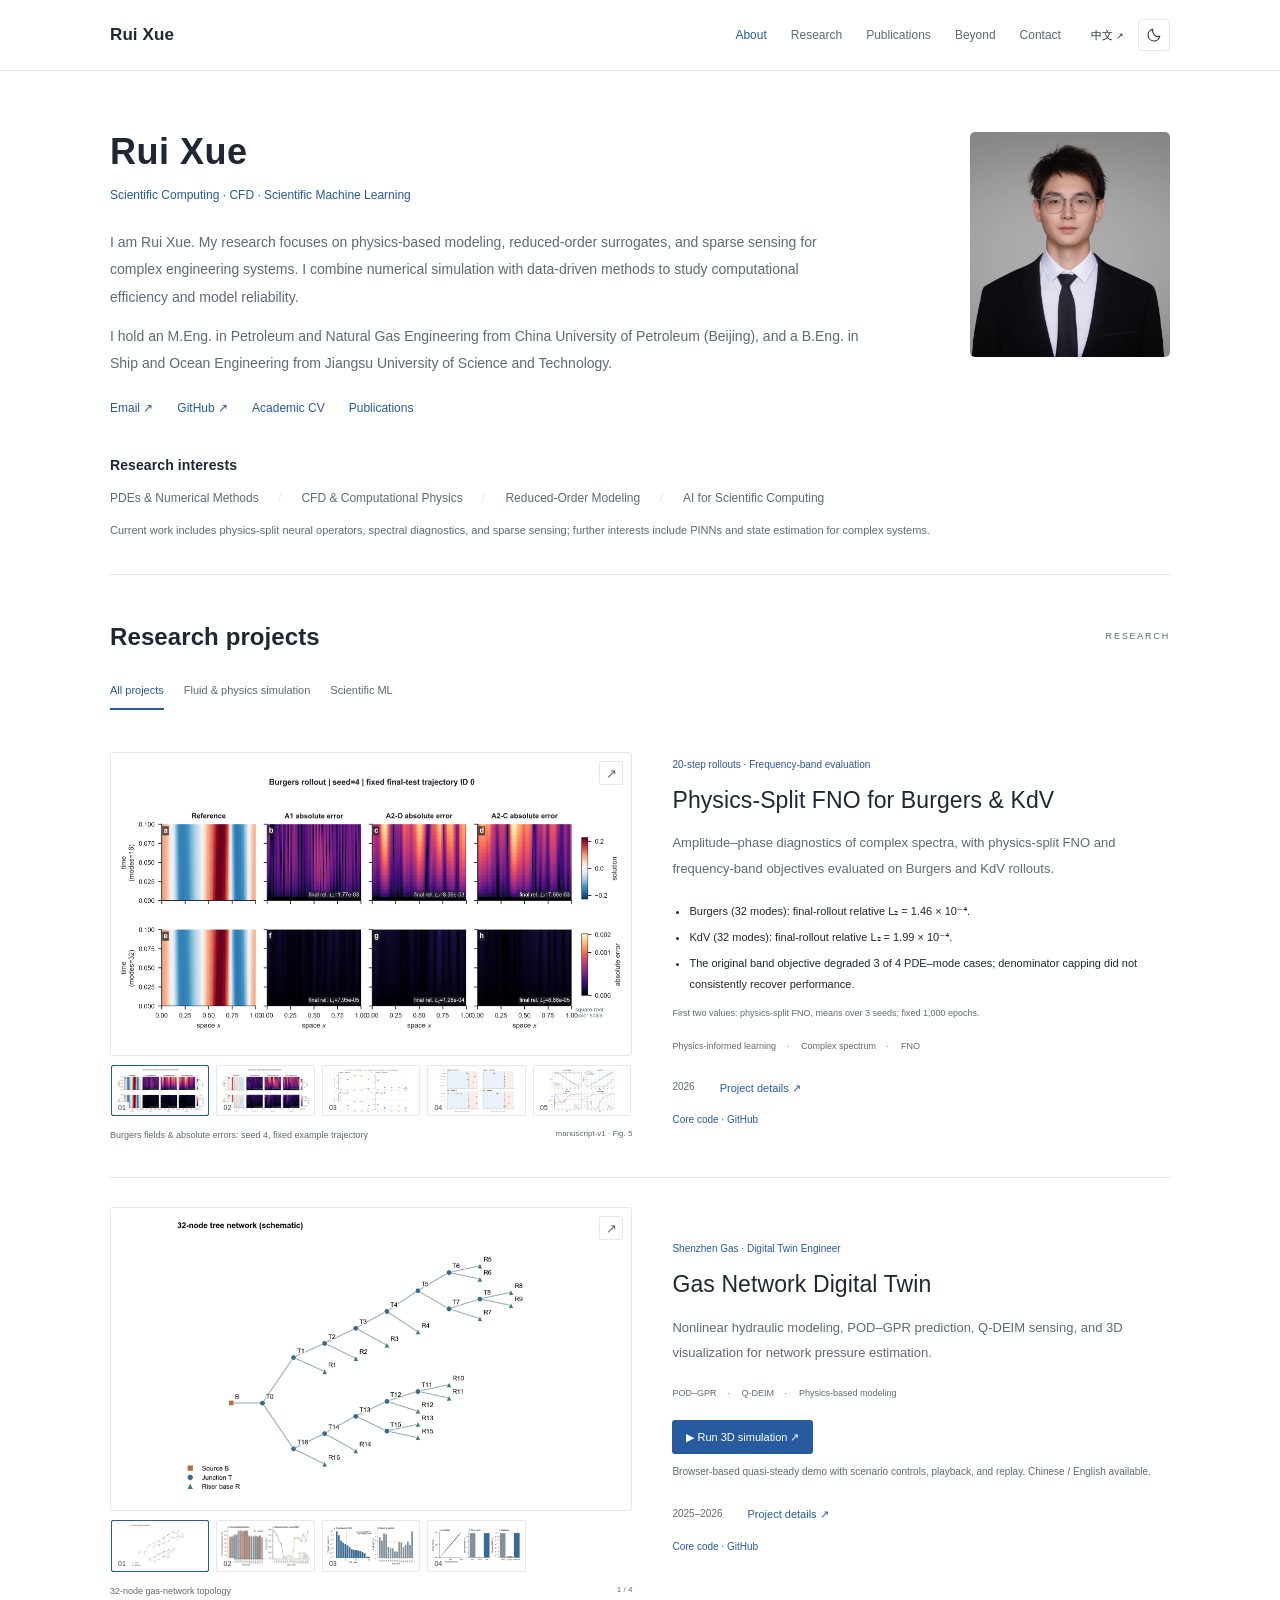
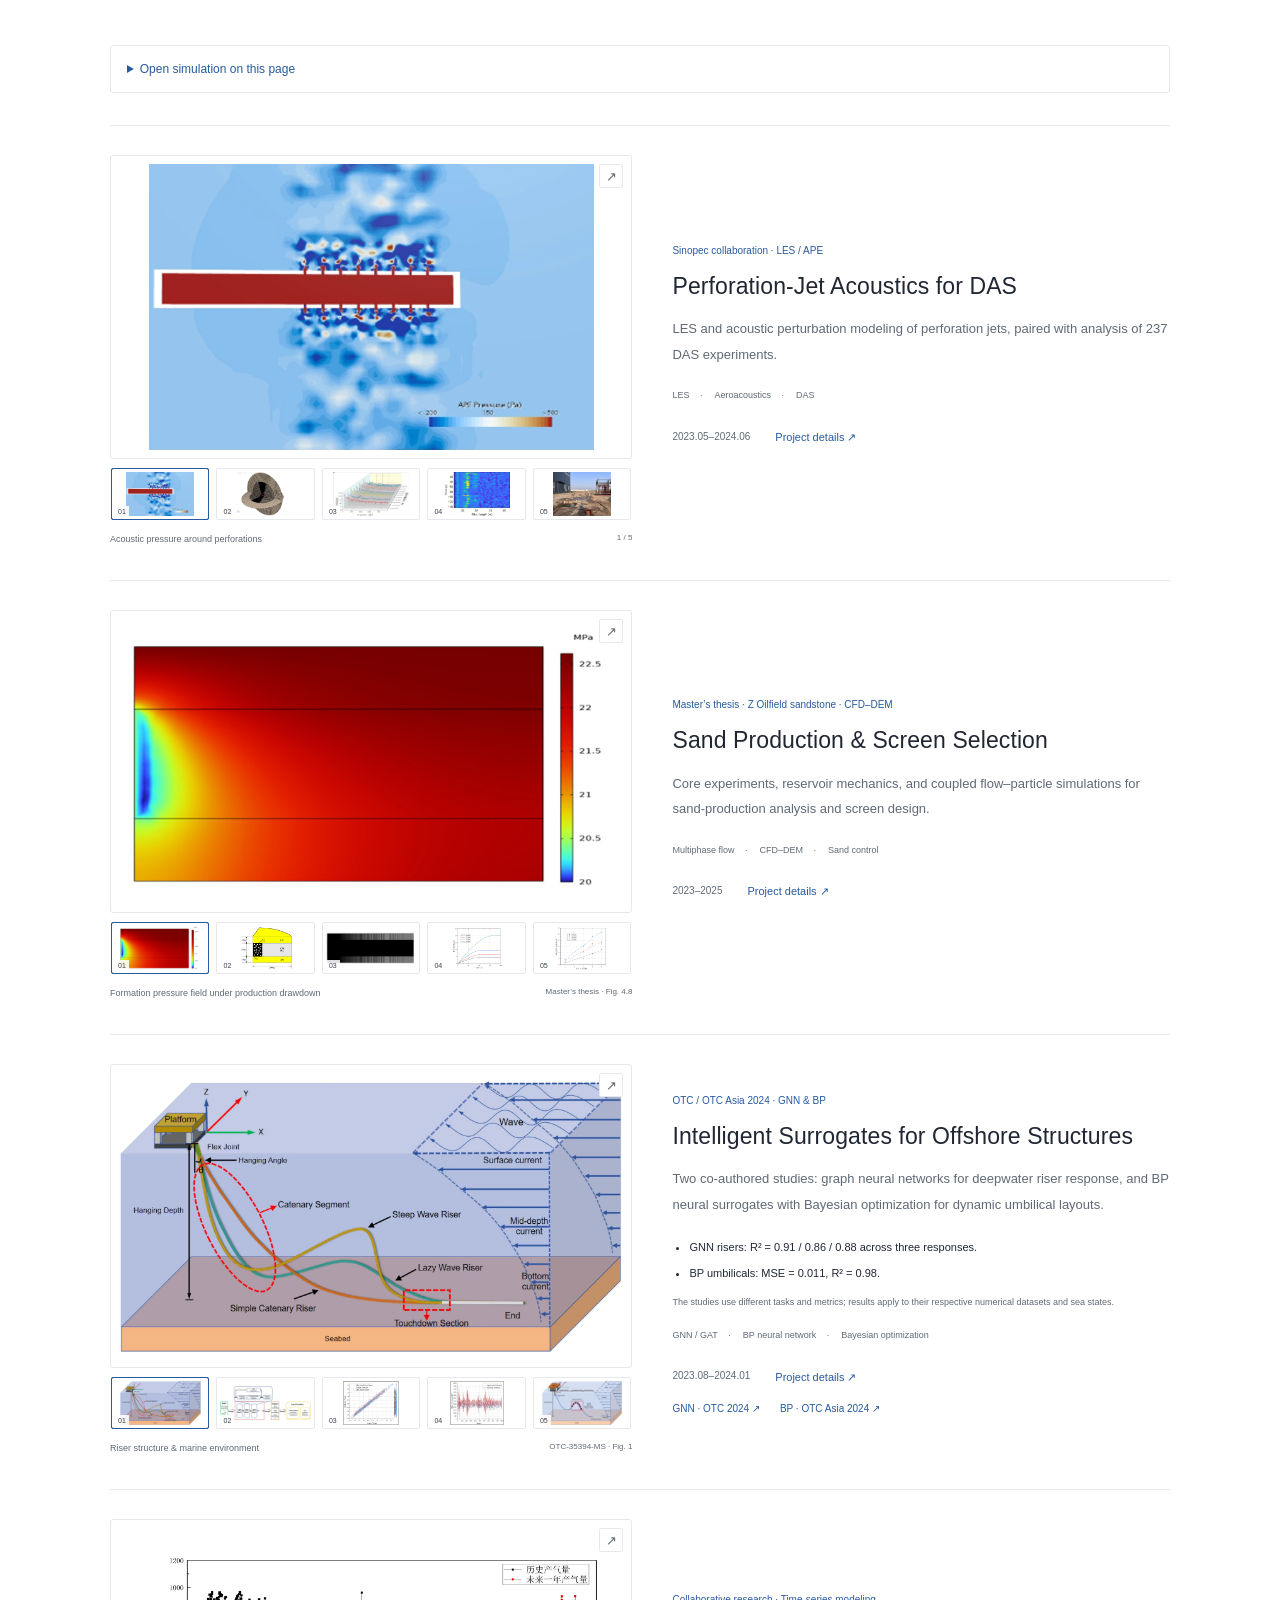
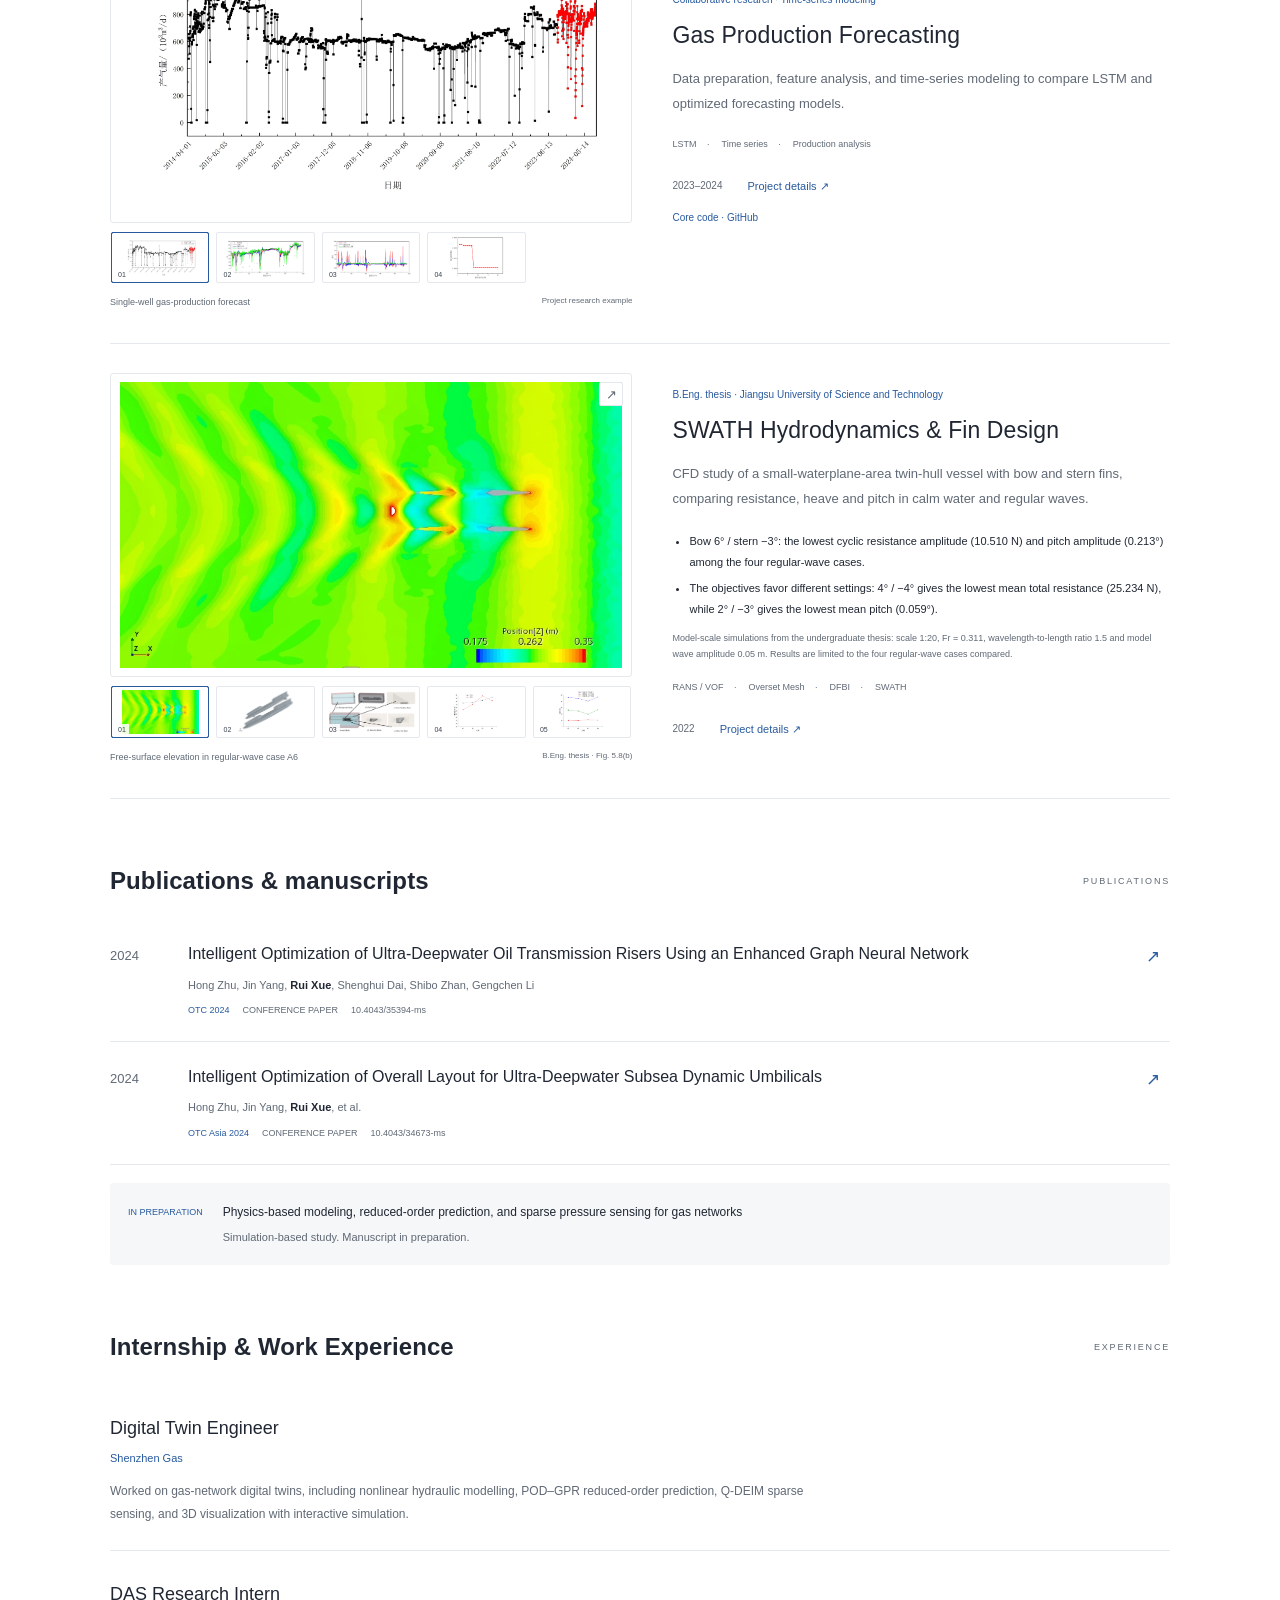
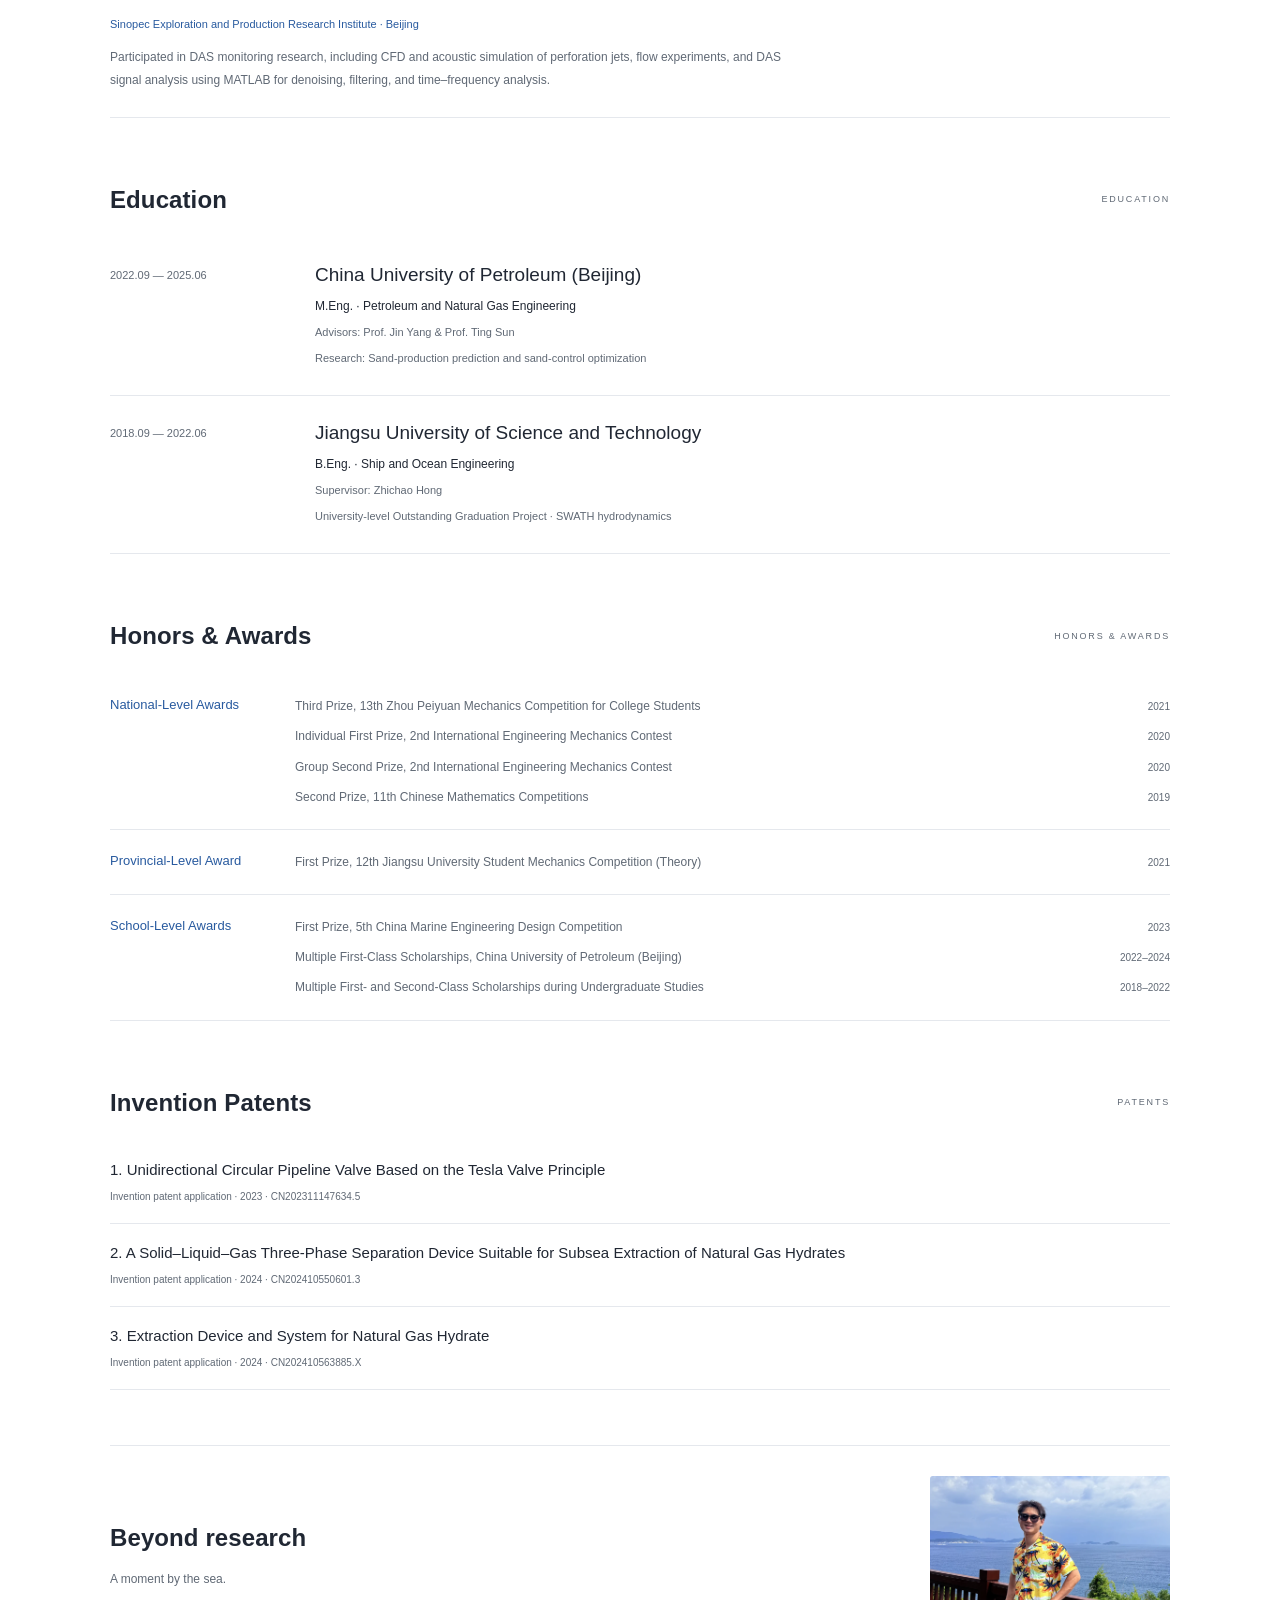
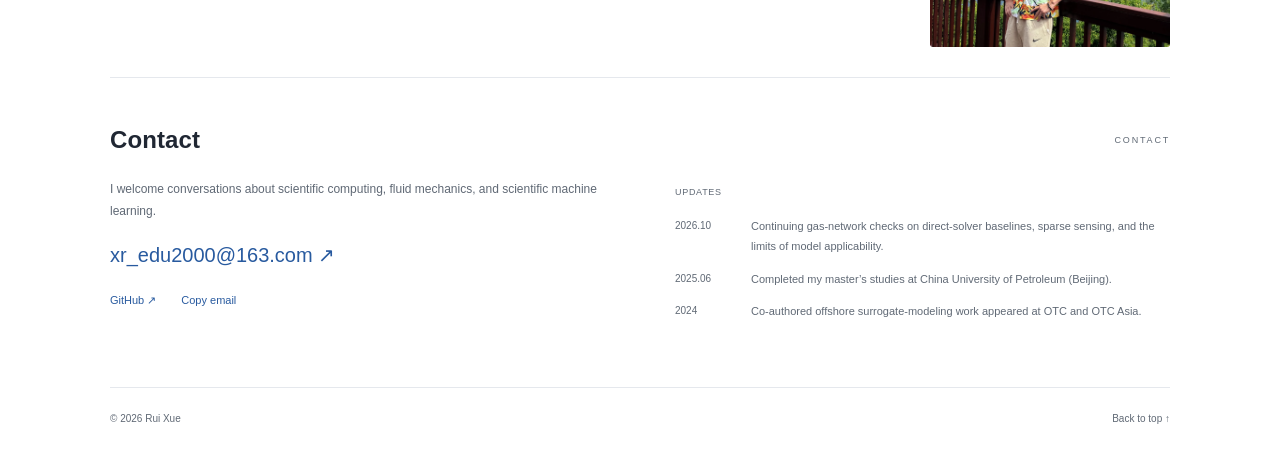
<file: index.html>
<!doctype html>
<html lang="en" data-theme="light">
<head>
  <meta charset="utf-8">
  <meta name="viewport" content="width=device-width, initial-scale=1">
  <meta name="color-scheme" content="light dark">
  <meta name="description" content="薛睿 Rui Xue 的个人学术主页：科学计算、计算流体力学、降阶建模与科学机器学习。">
  <meta property="og:title" content="Rui Xue · Scientific Computing">
  <meta property="og:description" content="Computational physics, scientific machine learning, and research software.">
  <meta property="og:type" content="website">
  <title>Rui Xue · Scientific Computing</title>
  <link rel="icon" href="assets/favicon.svg" type="image/svg+xml">
  <link rel="stylesheet" href="assets/katex/katex.min.css">
  <link rel="stylesheet" href="styles.css?v=generic-network">
  <script>try{document.documentElement.dataset.theme=localStorage.getItem('rui-theme')||'light'}catch(e){}</script>
  <script src="assets/katex/katex.min.js" defer></script>
  <script src="content.js?v=generic-network" defer></script>
  <script src="app.js?v=generic-network" defer></script>
</head>
<body>
  <a class="skip-link" href="#main" data-i18n="skip">跳至正文</a>
  <header class="site-header">
    <div class="header-inner">
      <a class="brand" href="#home" aria-label="Rui Xue home"><span data-profile-name>Rui Xue</span></a>
      <nav class="desktop-nav" aria-label="Main navigation">
        <a href="#about" data-i18n="navAbout">关于</a><a href="#research" data-i18n="navResearch">研究</a><a href="#publications" data-i18n="navPublications">论文</a><a href="#beyond" data-i18n="navBeyond">生活</a><a href="#contact" data-i18n="navContact">联系</a>
      </nav>
      <div class="header-tools">
        <button type="button" class="language-button" id="language-toggle" aria-label="Switch to English">EN <span>↗</span></button>
        <button type="button" class="icon-button" id="theme-toggle" aria-label="切换深色主题" aria-pressed="false"><svg class="moon" viewBox="0 0 24 24" fill="none" stroke="currentColor" stroke-width="1.6" aria-hidden="true"><path d="M20.5 14A8.8 8.8 0 0 1 10 3.5 8.8 8.8 0 1 0 20.5 14Z"/></svg><svg class="sun" viewBox="0 0 24 24" fill="none" stroke="currentColor" stroke-width="1.6" aria-hidden="true"><circle cx="12" cy="12" r="4"/><path d="M12 1v3m0 16v3M1 12h3m16 0h3M4.2 4.2l2.1 2.1m11.4 11.4 2.1 2.1m0-15.6-2.1 2.1M6.3 17.7l-2.1 2.1"/></svg></button>
        <button type="button" class="icon-button menu-toggle" id="menu-toggle" aria-expanded="false" aria-controls="mobile-nav" aria-label="展开导航"><span></span><span></span></button>
      </div>
    </div>
    <nav class="mobile-nav" id="mobile-nav" aria-label="Mobile navigation" hidden><a href="#about" data-i18n="navAbout">关于</a><a href="#research" data-i18n="navResearch">研究</a><a href="#publications" data-i18n="navPublications">论文</a><a href="#beyond" data-i18n="navBeyond">生活</a><a href="#contact" data-i18n="navContact">联系</a></nav>
  </header>
  <main id="main">
    <div id="home"></div>
    <section class="profile-section container" id="about">
      <div class="profile-text">
        <h1 data-profile-name>Rui Xue</h1>
        <p class="profile-fields" data-i18n="heroStatement">科学计算 · 计算流体力学 · 科学机器学习</p>
        <p data-i18n="heroDescription">我是薛睿，关注复杂工程系统的物理建模、降阶代理与稀疏感知。希望结合数值模拟和数据驱动方法，提高模型的计算效率与可靠性。</p>
        <p data-i18n="heroEducation">我毕业于中国石油大学（北京），获石油与天然气工程硕士学位；本科就读于江苏科技大学船舶与海洋工程专业。</p>
        <div class="profile-links"><a href="mailto:xr_edu2000@163.com">Email ↗</a><a href="https://github.com/RayXue000" target="_blank" rel="noopener noreferrer">GitHub ↗</a><a href="cv.html" data-i18n="viewCV">学术简历</a><a href="#publications" data-i18n="selectedPapers">论文</a></div>
      </div>
      <figure class="profile-photo"><img src="assets/portrait.webp" width="800" height="800" alt="薛睿的正装个人照片" data-alt="portraitAlt" fetchpriority="high"></figure>
    </section>
    <section class="interests-section container" aria-labelledby="interests-title"><h2 id="interests-title" data-i18n="sectionInterests">研究兴趣</h2><div class="interest-grid" id="interest-grid"></div><p class="interest-footnote" data-i18n="interestsNote"></p></section>
    <section class="section container" id="research"><div class="section-heading"><h2 data-i18n="researchHeading">研究项目</h2><span class="section-kicker">RESEARCH</span></div><div class="filter-row" role="group" aria-label="Project filters" id="project-filters"></div><div class="projects-list" id="projects-grid"></div></section>
    <section class="section container" id="publications"><div class="section-heading"><h2 data-i18n="publicationsHeading">论文与手稿</h2><span class="section-kicker">PUBLICATIONS</span></div><div id="publications-list"></div><div class="manuscript-strip"><span class="status-label" data-i18n="inPreparation">撰写中</span><div><h3 data-i18n="manuscriptTitle"></h3><p data-i18n="manuscriptDescription"></p></div></div></section>
    <section class="section container" id="experience"><div class="section-heading"><h2 data-i18n="experienceHeading">实习与工作经历</h2><span class="section-kicker">EXPERIENCE</span></div><div id="experience-list"></div></section>
    <section class="section container" id="education"><div class="section-heading"><h2 data-i18n="sectionEducation">教育背景</h2><span class="section-kicker">EDUCATION</span></div><div id="education-list"></div></section>
    <section class="section container" id="awards"><div class="section-heading"><h2 data-i18n="awardsHeading">荣誉与奖励</h2><span class="section-kicker">HONORS & AWARDS</span></div><div id="awards-list"></div></section>
    <section class="section container" id="patents"><div class="section-heading"><h2 data-i18n="patentsHeading">发明专利</h2><span class="section-kicker">PATENTS</span></div><div id="patents-list"></div></section>
    <section class="section container beyond-section" id="beyond"><div><div class="section-heading"><h2 data-i18n="beyondHeading">研究之外</h2></div><p data-i18n="beyondDescription">海边的一刻。</p></div><img class="life-photo" src="assets/life-seaside.webp" alt="薛睿在海边的生活照片" data-alt="lifePhotoAlt" width="1024" height="1100" loading="lazy"></section>
    <section class="section container" id="contact"><div class="section-heading"><h2 data-i18n="contactHeading">联系我</h2><span class="section-kicker">CONTACT</span></div><div class="contact-grid"><div><p data-i18n="contactIntro"></p><a class="email-link" href="mailto:xr_edu2000@163.com">xr_edu2000@163.com ↗</a><div class="contact-actions"><a href="https://github.com/RayXue000" target="_blank" rel="noopener noreferrer">GitHub ↗</a><button class="text-link" id="copy-email" type="button" data-i18n="copyEmail">复制邮箱</button></div></div><div class="news-list"><span class="eyebrow" data-i18n="recentNotes">近况</span><article><time>2026.10</time><p data-i18n="news1"></p></article><article><time>2025.06</time><p data-i18n="news2"></p></article><article><time>2024</time><p data-i18n="news3"></p></article></div></div></section>
  </main>
  <footer class="site-footer container"><span data-i18n="footer">© 2026 Rui Xue</span><a href="#home" data-i18n="backTop">返回顶部 ↑</a></footer>
  <dialog class="project-dialog" id="project-dialog" aria-labelledby="dialog-title"><div class="dialog-toolbar"><span>RESEARCH PROJECT</span><button type="button" class="icon-button" id="close-dialog" aria-label="关闭项目详情">✕</button></div><div id="dialog-content"></div></dialog>
  <div class="toast" id="toast" role="status" aria-live="polite" hidden></div>
  <noscript><div class="noscript-note">请启用 JavaScript 查看完整项目、论文和语言切换。Please enable JavaScript for research details and language controls.</div></noscript>
</body>
</html>
</file>
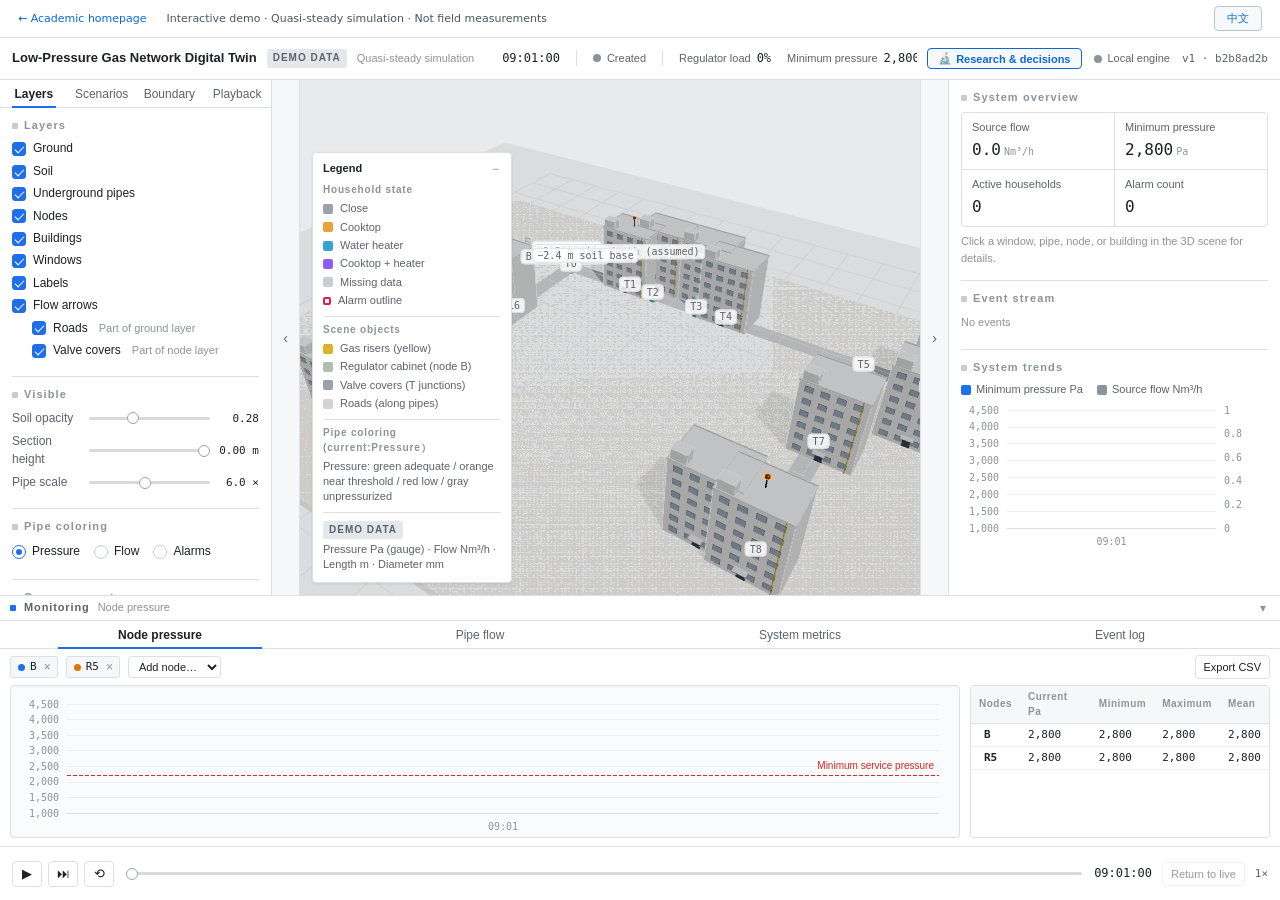
<file: demos/gas-twin/index.html>
<!doctype html>
<html lang="en">
  <head>
    <meta charset="UTF-8" />
    <meta name="viewport" content="width=device-width, initial-scale=1.0" />
    <title>Low-Pressure Gas Network Digital Twin</title>
    <script type="module" crossorigin src="./assets/index-UgMJ2sh8.js"></script>
    <link rel="stylesheet" crossorigin href="./assets/index-DHFj9W_k.css">
  </head>
  <body>
    <div id="root"></div>
  </body>
</html>
</file>
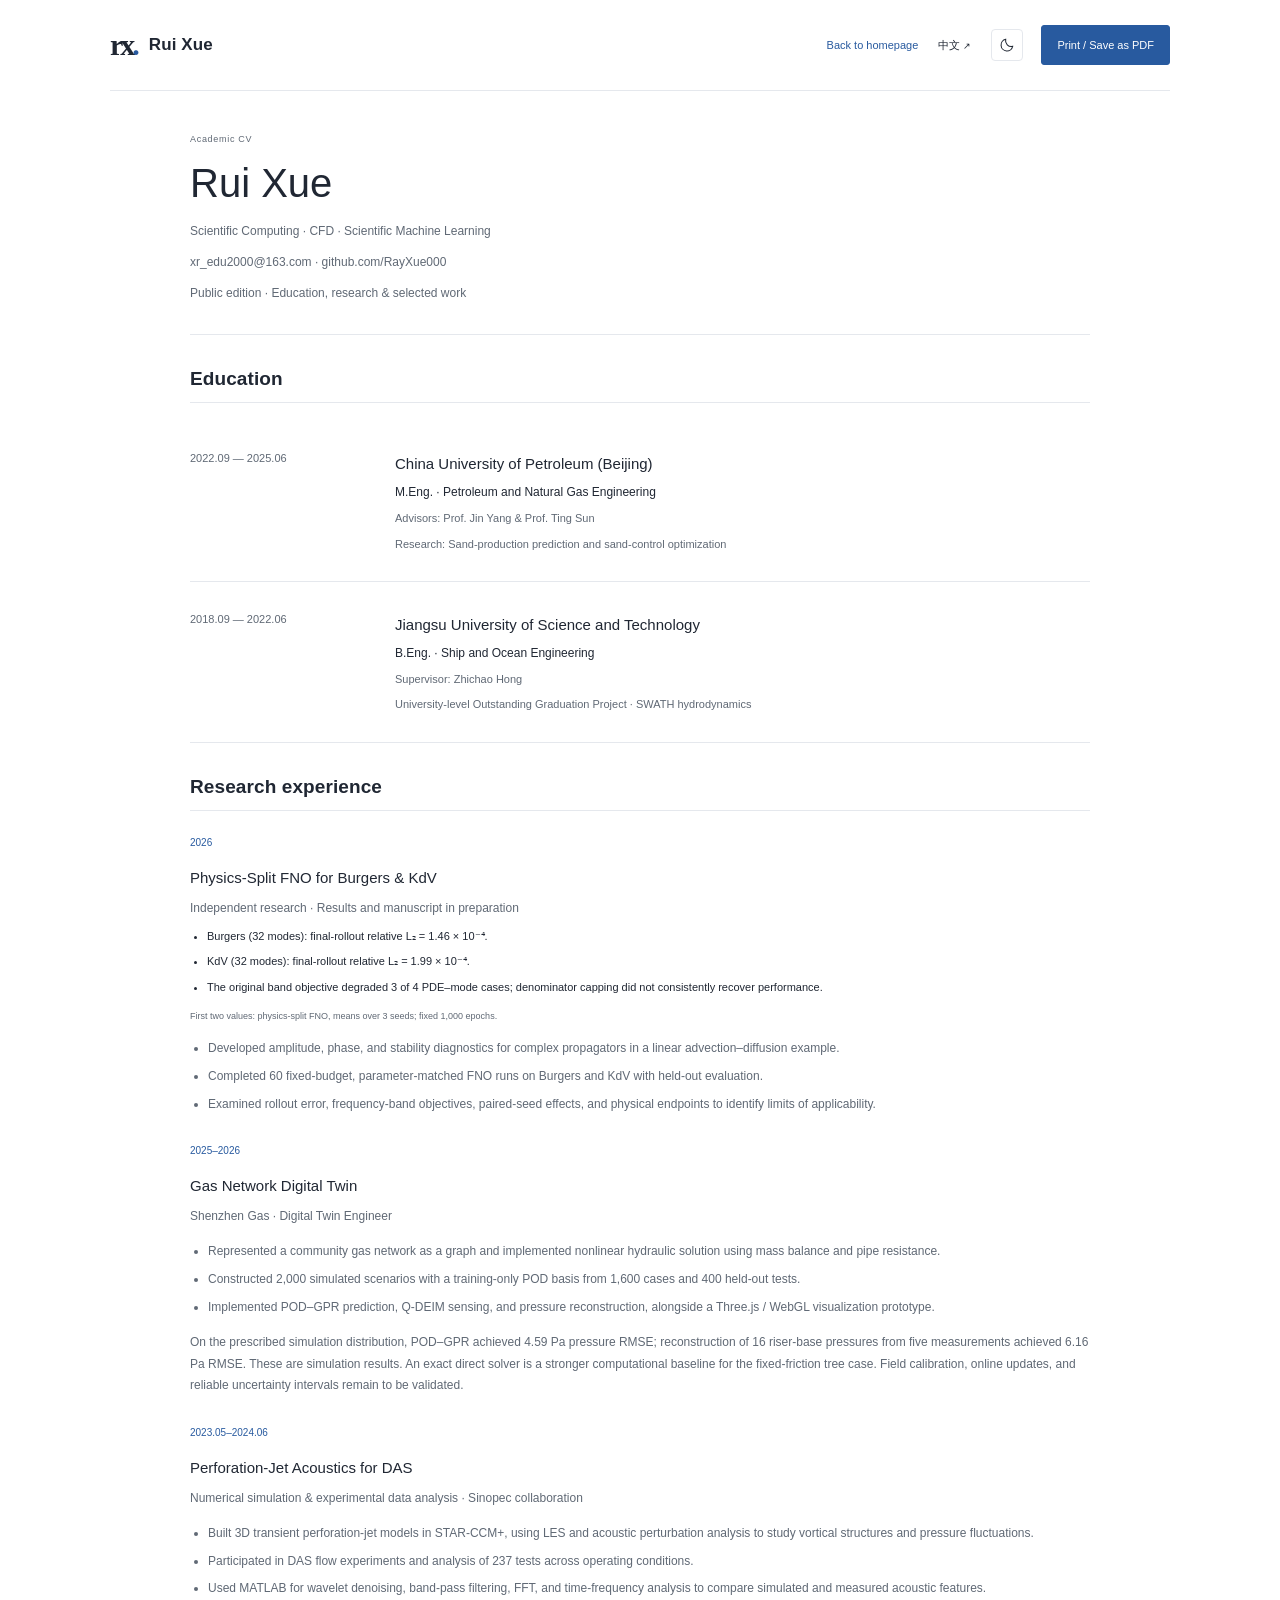
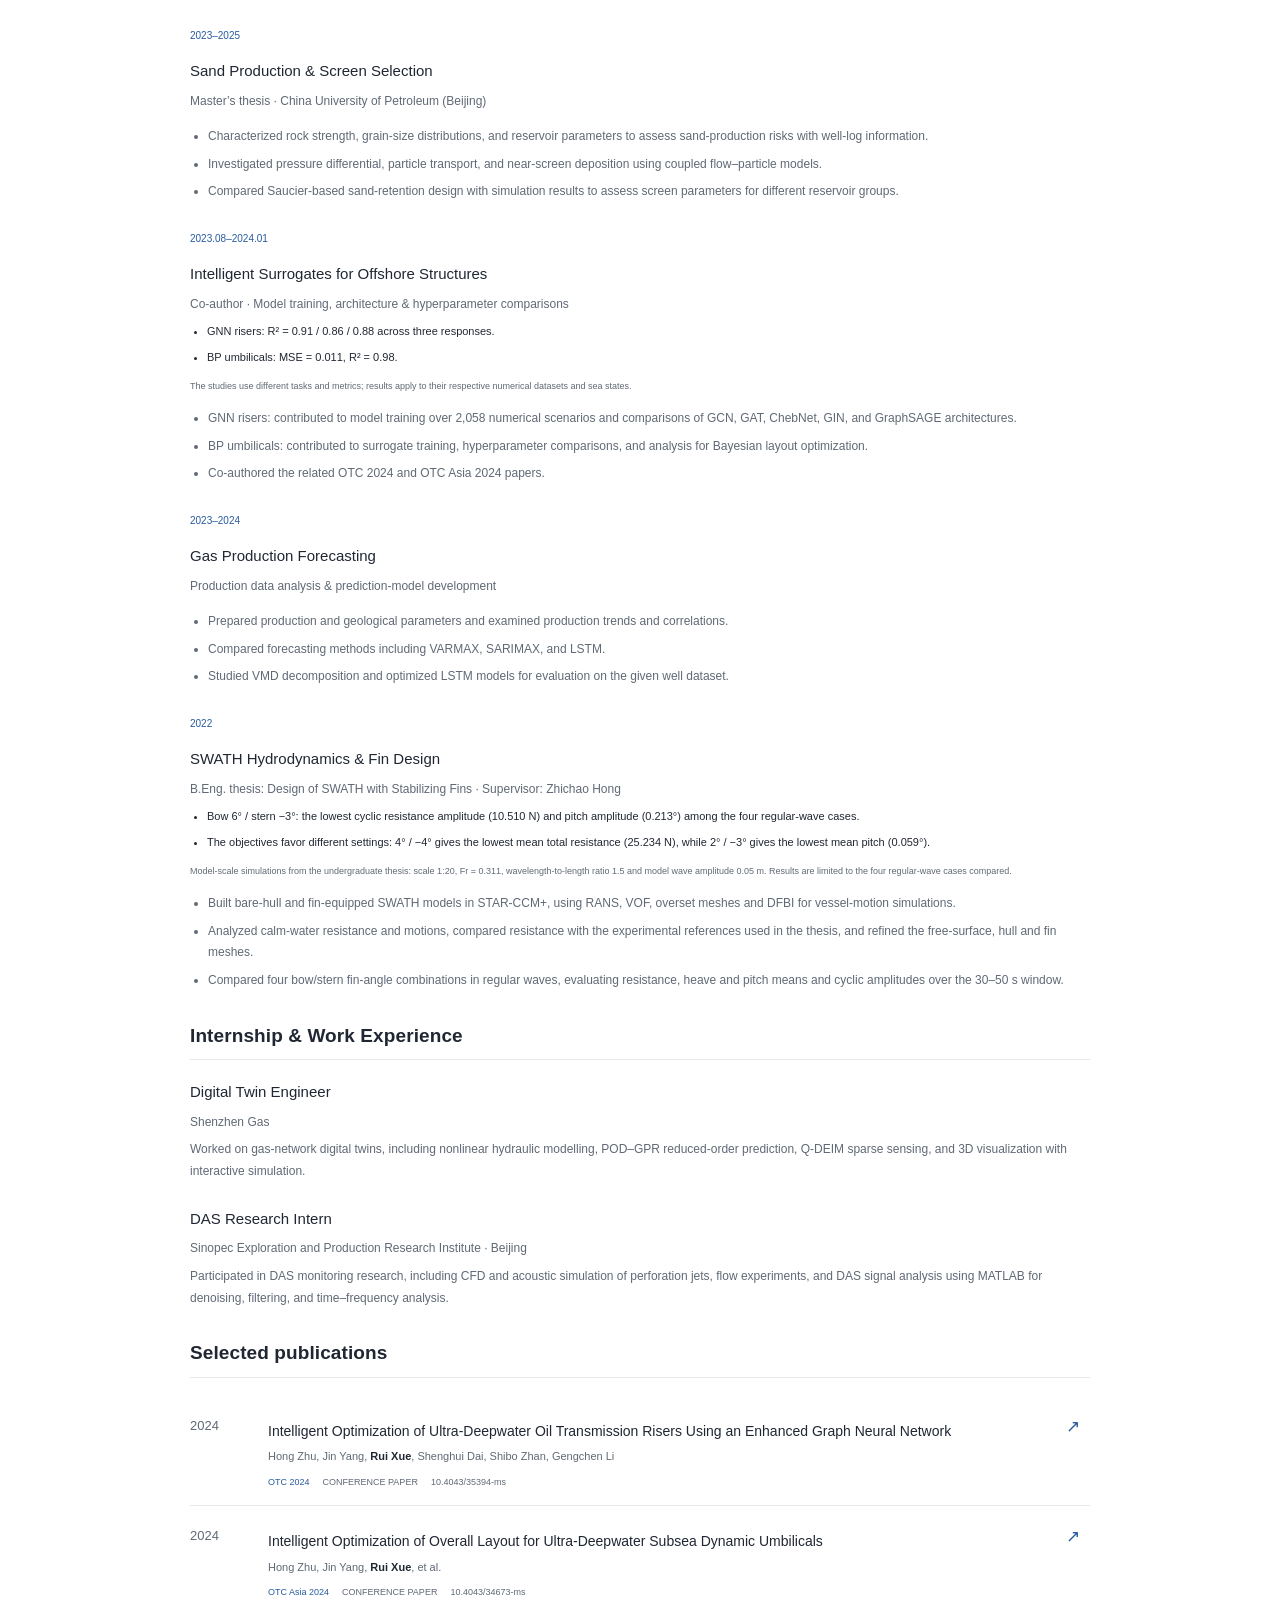
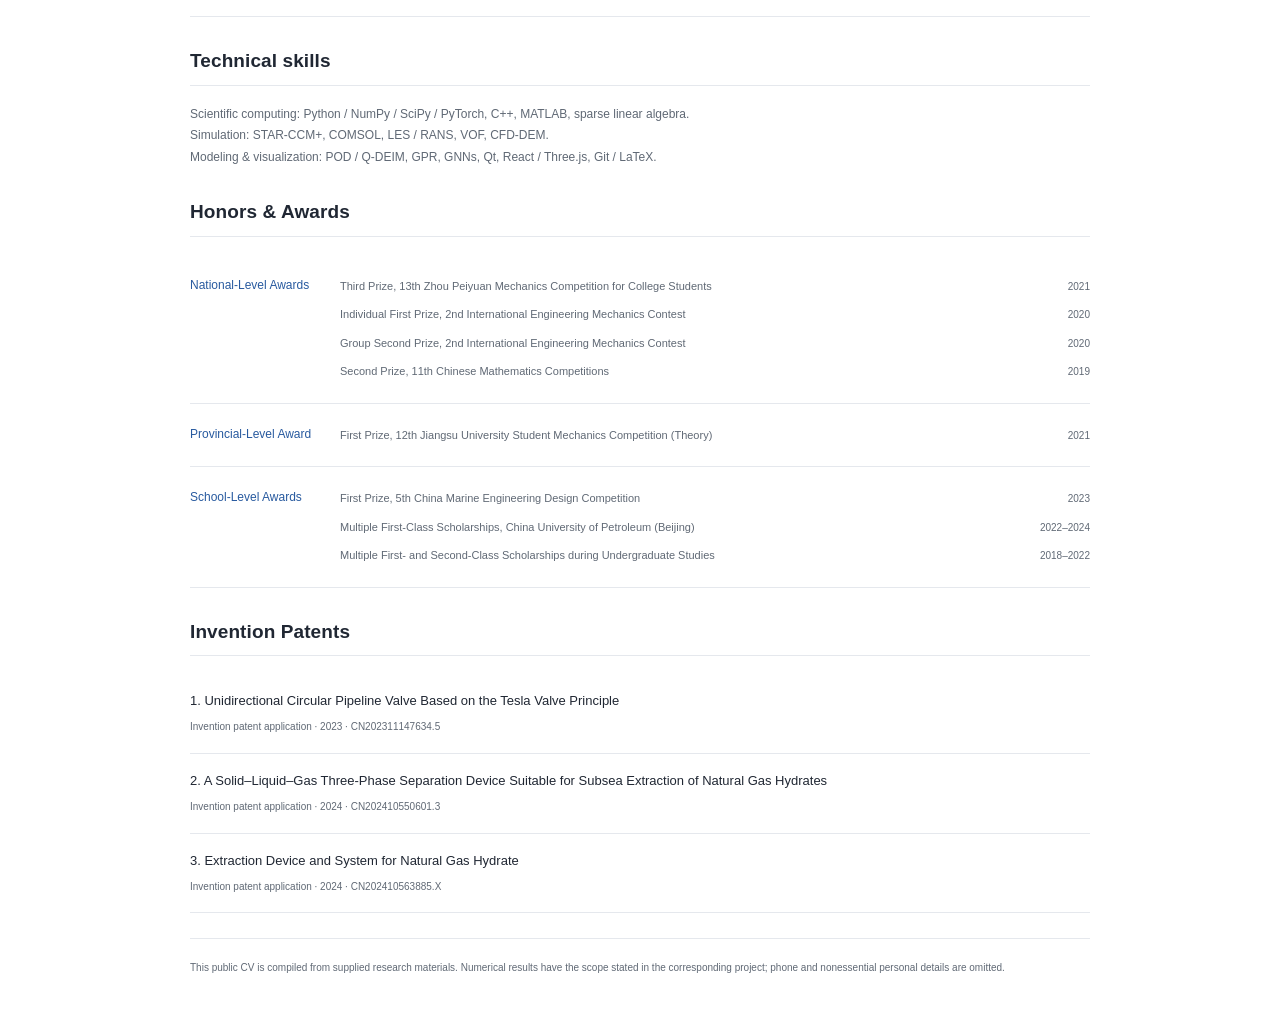
<file: cv.html>
<!doctype html>
<html lang="en" data-theme="light">
<head><meta charset="utf-8"><meta name="viewport" content="width=device-width, initial-scale=1"><meta name="description" content="薛睿 Rui Xue 公开学术简历"><meta name="color-scheme" content="light dark"><title>Rui Xue · Academic CV</title><link rel="icon" href="assets/favicon.svg" type="image/svg+xml"><link rel="stylesheet" href="styles.css?v=generic-network"><script>try{document.documentElement.dataset.theme=localStorage.getItem('rui-theme')||'light'}catch(e){}</script><script src="content.js?v=generic-network" defer></script><script src="app.js?v=generic-network" defer></script></head>
<body data-page="cv"><a class="skip-link" href="#main" data-i18n="skip">跳至正文</a><header class="cv-header container"><a class="brand" href="index.html"><span class="monogram">rx<span>.</span></span><span data-profile-name>Rui Xue</span></a><div class="cv-tools"><a class="text-link" href="index.html" data-i18n="home">返回主页</a><button class="language-button" id="language-toggle" aria-label="Switch to English" type="button">EN ↗</button><button class="icon-button" id="theme-toggle" aria-label="切换深色主题" aria-pressed="false" type="button"><svg class="moon" viewBox="0 0 24 24" fill="none" stroke="currentColor" stroke-width="1.6" aria-hidden="true"><path d="M20.5 14A8.8 8.8 0 0 1 10 3.5 8.8 8.8 0 1 0 20.5 14Z"/></svg><svg class="sun" viewBox="0 0 24 24" fill="none" stroke="currentColor" stroke-width="1.6" aria-hidden="true"><circle cx="12" cy="12" r="4"/><path d="M12 1v3m0 16v3M1 12h3m16 0h3M4.2 4.2l2.1 2.1m11.4 11.4 2.1 2.1m0-15.6-2.1 2.1M6.3 17.7l-2.1 2.1"/></svg></button><button class="button primary" id="print-cv" data-i18n="printCV" type="button">打印 / 保存为 PDF</button></div></header><main class="cv-main container" id="main"><div class="cv-hero"><div class="eyebrow" data-i18n="cvTitle">学术简历</div><h1 data-profile-name>Rui Xue</h1><p data-i18n="heroStatement">Scientific Computing · Computational Physics · Scientific Machine Learning</p><p><a href="mailto:xr_edu2000@163.com">xr_edu2000@163.com</a> · <a href="https://github.com/RayXue000">github.com/RayXue000</a></p><p data-i18n="cvIntro">公开版 · 教育、研究与代表成果</p></div><section><h2 data-i18n="cvEducation">教育背景</h2><div id="education-list"></div></section><section><h2 data-i18n="cvResearch">研究经历</h2><div id="cv-research"></div></section><section><h2 data-i18n="cvSoftware">实习与工作经历</h2><div id="cv-software"></div></section><section><h2 data-i18n="cvPublications">代表性论文</h2><div id="publications-list"></div></section><section><h2 data-i18n="cvSkills">专业技能</h2><div class="cv-block"><p data-i18n="cvSkillsText"></p></div></section><section><h2 data-i18n="awardsHeading">荣誉与奖励</h2><div id="cv-awards-list"></div></section><section><h2 data-i18n="patentsHeading">发明专利</h2><div id="cv-patents-list"></div></section><p class="cv-notice" data-i18n="cvNotice"></p><noscript>Please enable JavaScript to view the CV. 请启用 JavaScript 查看简历。</noscript></main></body>
</html>
</file>
<file: styles.css>
@charset "UTF-8";
:root{--bg:#fff;--surface:#fff;--surface-2:#f6f7f9;--ink:#202733;--muted:#606975;--line:#e5e8ed;--accent:#285a9f;--accent-soft:#edf3fa;--serif:Georgia,'Times New Roman',serif;--sans:Inter,'Segoe UI','Microsoft YaHei','PingFang SC',sans-serif}
html[data-theme=dark]{--bg:#14191f;--surface:#192028;--surface-2:#202933;--ink:#e4e9ef;--muted:#aab5c1;--line:#343f4b;--accent:#91b8ed;--accent-soft:#24374f}
*{box-sizing:border-box}html{scroll-behavior:smooth;scroll-padding-top:95px}body{margin:0;background:var(--bg);color:var(--ink);font:14px/1.85 var(--sans);-webkit-font-smoothing:antialiased}body.dialog-open{overflow:hidden}button{font:inherit;color:inherit;cursor:pointer}a{color:inherit;text-decoration:none}a,button{touch-action:manipulation;-webkit-tap-highlight-color:transparent}a:hover{color:var(--accent)}a:focus-visible,button:focus-visible{outline:2px solid var(--accent);outline-offset:4px}button{background:none}img{display:block;max-width:100%;height:auto}::selection{background:var(--accent);color:var(--bg)}[hidden]{display:none!important}.container{width:min(1060px,calc(100% - 80px));margin-inline:auto}.skip-link{position:fixed;left:15px;top:-70px;background:var(--ink);color:var(--bg);padding:10px 20px;z-index:100}.skip-link:focus{top:10px}.muted{color:var(--muted)}
.site-header{position:sticky;top:0;z-index:20;background:var(--bg);border-bottom:1px solid var(--line)}.header-inner{width:min(1060px,calc(100% - 80px));margin:auto;display:flex;align-items:center;gap:28px;min-height:70px}.brand{font-size:17px;font-weight:600;letter-spacing:.1px;white-space:nowrap}.brand-cn{font-weight:400;color:var(--muted);font-size:13px;margin-left:9px}.desktop-nav{display:flex;gap:24px;margin-left:auto;align-items:center;font-size:12px;color:var(--muted)}.desktop-nav a{padding:8px 0}.desktop-nav a.active{color:var(--accent)}.header-tools{display:flex;gap:12px;align-items:center}.language-button{border:0;padding:8px 2px;font-size:11px;white-space:nowrap}.language-button span{font-size:9px}.icon-button{display:grid;place-items:center;flex-shrink:0;width:32px;height:32px;border:1px solid var(--line);border-radius:4px;padding:7px}.icon-button:hover{background:var(--surface-2)}.icon-button svg{width:16px;height:16px}.sun,html[data-theme=dark] .moon{display:none}.moon,html[data-theme=dark] .sun{display:block}.menu-toggle{display:none}.mobile-nav{padding:12px 20px;border-top:1px solid var(--line)}.mobile-nav a{display:block;padding:8px 0;font-size:13px}
.profile-section{display:grid;grid-template-columns:1fr 200px;gap:65px;align-items:start;padding-top:56px;padding-bottom:34px}.profile-text h1{font-size:36px;font-weight:600;line-height:1.4;letter-spacing:.5px;margin:0 0 7px}.profile-text h1>span{font-size:30px;font-weight:400;margin-left:14px;letter-spacing:-.7px}.profile-fields{font-size:12px!important;color:var(--accent)!important;margin:8px 0 22px!important;line-height:1.8!important}.profile-text>p{font-size:14px;line-height:1.95;margin:12px 0;color:var(--muted);max-width:750px}.profile-links{display:flex;gap:24px;flex-wrap:wrap;margin-top:20px;font-size:12px;color:var(--accent)}.profile-links a{border-bottom:1px solid transparent}.profile-links a:hover{border-color:var(--accent)}.profile-photo{margin:5px 0 0}.profile-photo img{width:200px;height:225px;object-fit:cover;object-position:center 42%;border-radius:5px;background:var(--surface-2)}.interests-section{padding-bottom:33px;border-bottom:1px solid var(--line)}.interests-section h2{font-size:14px;font-weight:600;margin:0 0 11px}.interest-grid{display:flex;flex-wrap:wrap;gap:8px 20px}.interest-item{font-size:12px;color:var(--muted)}.interest-item:not(:last-child):after{content:' /';color:var(--line);margin-left:16px}.interest-footnote{font-size:11px;color:var(--muted);margin:12px 0 0;line-height:1.8}
.section{padding-top:44px;padding-bottom:20px}h2{font-size:24px;line-height:1.5;font-weight:600;letter-spacing:.1px;margin:0}h3{font-weight:500}.section-heading{display:flex;align-items:center;justify-content:space-between;gap:20px;margin-bottom:20px}.section-kicker{font-size:9px;letter-spacing:1.8px;color:var(--muted)}.filter-row{display:flex;gap:20px;margin-bottom:12px;flex-wrap:wrap}.filter-button{font-size:11px;color:var(--muted);border:0;border-bottom:2px solid transparent;border-radius:0;padding:5px 0 8px}.filter-button[aria-pressed=true]{color:var(--accent);border-bottom-color:var(--accent)}.filter-button:hover{color:var(--accent)}
.project-row{display:grid;grid-template-columns:minmax(0,1.05fr) minmax(0,1fr);gap:40px;padding:29px 0 32px;border-bottom:1px solid var(--line);align-items:center}.project-figures{min-width:0}.project-gallery{min-width:0}.gallery-stage{display:block;position:relative;margin:0;padding:0;width:100%;aspect-ratio:1.72;background:#fff;border:1px solid var(--line);border-radius:3px;overflow:hidden}.gallery-stage>img{width:100%;height:100%;object-fit:contain;padding:8px}.gallery-stage:hover .enlarge-hint{background:var(--accent);color:var(--bg)}.enlarge-hint{position:absolute;right:8px;top:8px;background:var(--bg);border:1px solid var(--line);color:var(--muted);width:24px;height:24px;display:grid;place-items:center;border-radius:2px;font-size:13px}.gallery-thumbnails{display:flex;gap:7px;margin-top:8px;min-width:0}.gallery-thumb{position:relative;min-width:0;flex:1;max-width:110px;aspect-ratio:1.9;border:1px solid var(--line);padding:3px;background:#fff;overflow:hidden;border-radius:2px}.gallery-thumb img{width:100%;height:100%;object-fit:contain}.gallery-thumb[aria-pressed=true]{border-color:var(--accent);outline:1px solid var(--accent);outline-offset:-1px}.gallery-thumb>span{position:absolute;left:3px;bottom:2px;font-size:7px;line-height:1.3;color:#39424e;background:#ffffffde;padding:1px 3px}.gallery-caption{font-size:9px;line-height:1.6;color:var(--muted);display:flex;justify-content:space-between;gap:15px;padding-top:8px;min-height:24px}.gallery-caption>span:last-child{font-size:8px;text-align:right;flex-shrink:0}.project-content{padding:5px 0 16px}.project-subtitle{font-size:10px;color:var(--accent);margin:0 0 10px;line-height:1.7}.project-content h3{font-size:23px;line-height:1.5;margin:0 0 13px;letter-spacing:.1px;font-weight:500}.project-summary{font-size:13px;line-height:1.95;color:var(--muted);margin:0 0 20px}.project-tags{display:flex;gap:7px 12px;flex-wrap:wrap}.project-tags span{font-size:9px;color:var(--muted)}.project-tags span:not(:last-child):after{content:' ·';color:var(--muted);margin-left:8px}.project-bottom{display:flex;align-items:center;gap:25px;margin-top:20px;font-size:11px}.project-bottom time{font-size:10px;color:var(--muted)}.project-open{color:var(--accent);border:0;padding:3px 0;font-size:11px}.project-publication{display:inline-block;font-size:10px;color:var(--accent);margin-top:11px}.project-open:hover,.project-publication:hover{text-decoration:underline}
.publication-row{display:grid;grid-template-columns:58px minmax(0,1fr) 24px;gap:20px;padding:22px 0;border-bottom:1px solid var(--line)}.publication-year{font-size:13px;color:var(--muted);padding-top:3px}.publication-body h3{font-size:16px;line-height:1.6;font-weight:500;margin:0 0 9px}.publication-body h3 a:hover{color:var(--accent)}.publication-authors{font-size:11px;color:var(--muted);line-height:1.7;margin:0 0 8px}.publication-authors strong{font-weight:600;color:var(--ink)}.publication-meta{font-size:9px;display:flex;gap:13px;flex-wrap:wrap;color:var(--muted)}.publication-venue{color:var(--accent)}.publication-arrow{font-size:17px;color:var(--accent)}.manuscript-strip{display:flex;align-items:flex-start;gap:20px;margin-top:18px;padding:18px;background:var(--surface-2);border-radius:3px}.status-label{font-size:9px;color:var(--accent);white-space:nowrap;padding-top:3px}.manuscript-strip h3{font-size:12px;margin:0 0 4px;font-weight:500}.manuscript-strip p{font-size:11px;color:var(--muted);margin:0}
.experience-item{display:grid;grid-template-columns:1fr;gap:25px;padding:24px 0;border-bottom:1px solid var(--line)}.experience-item:has(.experience-images){grid-template-columns:1fr 1fr;align-items:center;gap:40px}.experience-item time{font-size:10px;color:var(--muted)}.experience-item h3{font-size:18px;line-height:1.5;margin:6px 0;font-weight:500}.experience-org{font-size:11px;color:var(--accent);margin:6px 0 11px}.experience-description{font-size:12px;color:var(--muted);margin:0;line-height:1.95;max-width:700px}.experience-images{display:flex;gap:10px;min-width:0;align-items:flex-start}.experience-images figure{margin:0;min-width:0;flex:1}.experience-images img{width:100%;height:150px;object-fit:contain;background:white;border:1px solid var(--line);padding:5px;border-radius:2px}.experience-images figcaption{font-size:9px;color:var(--muted);margin-top:6px}.education-row{display:grid;grid-template-columns:180px minmax(0,1fr) 30px;gap:25px;border-bottom:1px solid var(--line);padding:22px 0}.education-row time{font-size:11px;color:var(--muted);padding-top:5px}.education-row h3{font-size:19px;font-weight:500;line-height:1.6;margin:0 0 4px}.education-degree{font-size:12px;margin:5px 0;color:var(--ink)}.education-row p:not(.education-degree){font-size:11px;color:var(--muted);margin:5px 0}.education-number{display:none}.honors-note{font-size:11px;color:var(--muted);margin:18px 0 0;line-height:1.9}.beyond-section{display:flex;gap:60px;justify-content:space-between;align-items:center;margin-top:35px;border-top:1px solid var(--line);border-bottom:1px solid var(--line);padding-block:30px}.beyond-section .section-heading{margin-bottom:10px}.beyond-section p{font-size:12px;color:var(--muted)}.life-photo{width:240px;aspect-ratio:1.4;object-fit:cover;object-position:50% 68%;border-radius:3px}
.contact-grid{display:grid;grid-template-columns:1fr 1fr;gap:70px;margin-bottom:25px}.contact-grid>div>p{font-size:12px;color:var(--muted);margin:0 0 15px}.email-link{font-size:20px;color:var(--accent);overflow-wrap:anywhere}.contact-actions{display:flex;align-items:center;gap:25px;font-size:11px;color:var(--accent);margin-top:16px}.text-link{border:0;padding:0;background:none;color:var(--accent);font-size:11px}.text-link:hover{text-decoration:underline}.eyebrow{font-size:9px;letter-spacing:.7px;color:var(--muted)}.news-list article{display:grid;grid-template-columns:58px minmax(0,1fr);gap:18px;padding-top:13px}.news-list time{font-size:10px;color:var(--muted)}.news-list p{font-size:11px;color:var(--muted);line-height:1.8;margin:0}.site-footer{display:flex;align-items:center;justify-content:space-between;border-top:1px solid var(--line);padding:22px 0 28px;font-size:10px;color:var(--muted);margin-top:20px}
.project-dialog{width:min(940px,calc(100% - 40px));max-height:90dvh;margin:auto;background:var(--bg);color:var(--ink);border:1px solid var(--line);border-radius:5px;padding:0;box-shadow:0 25px 100px #0003;overscroll-behavior:contain}.project-dialog::backdrop{background:#152332a6;backdrop-filter:blur(3px)}.dialog-toolbar{position:sticky;top:0;z-index:2;display:flex;align-items:center;justify-content:space-between;padding:12px 25px;background:var(--bg);border-bottom:1px solid var(--line);font-size:9px;letter-spacing:1px}.dialog-body{padding:25px 36px 36px}.dialog-body h2{font-size:27px;line-height:1.5;margin:9px 0}.dialog-role{font-size:12px;color:var(--accent);margin-bottom:15px}.dialog-body>p,.dialog-body li{font-size:13px;color:var(--muted);line-height:1.9}.dialog-body ul{padding-left:20px}.dialog-body li{margin:6px 0}.dialog-body h3{font-size:14px;font-weight:600;margin:26px 0 10px}.detailed-gallery{margin-top:23px}.detailed-gallery .gallery-stage{aspect-ratio:1.7}.detailed-gallery .gallery-thumbnails{gap:10px}.detailed-gallery .gallery-thumb{max-width:130px}.scope-box{font-size:12px;line-height:1.95;color:var(--muted);padding:16px 20px;background:var(--surface-2);border-left:2px solid var(--accent)}.figure-source{font-size:9px!important;overflow-wrap:anywhere}.figure-source a{color:var(--accent)}.toast{position:fixed;left:50%;bottom:30px;transform:translateX(-50%);background:var(--ink);color:var(--bg);padding:10px 20px;border-radius:3px;font-size:12px;z-index:60;max-width:90%;text-align:center}.noscript-note{background:var(--surface-2);padding:20px;text-align:center}
.cv-header{display:flex;align-items:center;justify-content:space-between;padding:25px 0;border-bottom:1px solid var(--line);gap:20px}.cv-header .brand{display:flex;align-items:center;gap:12px}.monogram{font:600 30px/1 var(--serif);letter-spacing:-3px}.monogram span{color:var(--accent)}.cv-tools{display:flex;gap:18px;align-items:center;flex-wrap:wrap}.button{display:inline-flex;align-items:center;gap:15px;padding:9px 15px;border:1px solid var(--accent);border-radius:3px;font-size:11px}.primary{color:var(--bg);background:var(--accent)}.cv-main{max-width:900px;padding-block:40px}.cv-hero{border-bottom:1px solid var(--line);padding-bottom:20px;margin-bottom:25px}.cv-hero h1{font-size:40px;line-height:1.4;font-weight:500;margin:7px 0}.chinese-name{font-size:21px;margin-left:15px}.cv-hero p{font-size:12px;color:var(--muted);margin:9px 0}.cv-main h2{font-size:19px;margin:30px 0 18px;border-bottom:1px solid var(--line);padding-bottom:9px}.cv-main h3{font-size:15px;font-weight:500;margin:9px 0 5px}.cv-block{margin-bottom:22px;break-inside:avoid}.cv-block p,.cv-block li{font-size:12px;line-height:1.8;color:var(--muted);margin:6px 0}.cv-block time{font-size:10px;color:var(--accent)}.cv-block ul{padding-left:18px}.cv-main .publication-row{padding-block:15px}.cv-main .publication-body h3{font-size:14px}.cv-notice{font-size:10px;color:var(--muted);border-top:1px solid var(--line);margin-top:25px;padding-top:20px}
@media(max-width:1000px){.container,.header-inner{width:calc(100% - 60px)}.desktop-nav{gap:18px}.header-inner{gap:20px}.profile-section{gap:40px;grid-template-columns:1fr 180px}.profile-photo img{width:180px;height:210px}.project-row{gap:27px}.project-content h3{font-size:21px}.project-summary{font-size:12px}.gallery-caption{font-size:8px}.gallery-caption>span:last-child{font-size:7px}.experience-item:has(.experience-images){gap:27px}.contact-grid{gap:40px}}
@media(max-width:760px){html{scroll-padding-top:80px}.container,.header-inner{width:calc(100% - 40px)}.header-inner{min-height:62px;gap:15px}.desktop-nav{display:none}.header-tools{margin-left:auto;gap:13px}.brand{font-size:16px}.brand-cn{font-size:12px}.menu-toggle{display:flex;flex-direction:column;align-items:center;justify-content:center;gap:5px}.menu-toggle span{height:1px;width:13px;background:currentColor;display:block}.profile-section{grid-template-columns:minmax(0,1fr) 135px;gap:30px;padding-top:35px;padding-bottom:26px}.profile-text h1{font-size:30px}.profile-text h1>span{font-size:25px;display:block;margin:3px 0 0;letter-spacing:-.5px}.profile-fields{font-size:11px!important;line-height:1.8!important;margin:12px 0 18px!important}.profile-text>p{font-size:12px;line-height:1.95}.profile-photo img{width:135px;height:165px}.profile-links{font-size:11px;gap:20px;margin-top:17px}.interests-section{padding-bottom:25px}.interest-grid{gap:5px 14px}.interest-item{font-size:11px}.interest-item:not(:last-child):after{margin-left:10px}.interest-footnote{font-size:10px}.section{padding-top:35px;padding-bottom:12px}h2{font-size:21px}.section-kicker{font-size:8px;letter-spacing:1.4px}.section-heading{margin-bottom:16px}.filter-row{gap:20px;margin-bottom:7px}.filter-button{font-size:10px}.project-row{grid-template-columns:1fr 1fr;gap:22px;align-items:start;padding:25px 0}.project-content{padding:0}.project-content h3{font-size:19px;margin-bottom:10px}.project-subtitle{font-size:9px;margin-bottom:8px}.project-summary{font-size:11px;margin-bottom:13px;line-height:1.9}.project-tags{gap:4px 8px}.project-tags span{font-size:8px}.project-tags span:not(:last-child):after{margin-left:4px}.project-bottom{gap:16px;margin-top:13px}.project-bottom time{font-size:9px}.project-open{font-size:10px}.project-publication{font-size:9px}.gallery-stage{aspect-ratio:1.45}.gallery-thumbnails{gap:5px}.gallery-thumb{aspect-ratio:1.35}.gallery-caption{display:block;font-size:8px}.gallery-caption>span:last-child{display:block;text-align:left;font-size:7px;margin-top:3px}.publication-row{grid-template-columns:40px minmax(0,1fr) 18px;gap:12px;padding:20px 0}.publication-year{font-size:11px}.publication-body h3{font-size:14px}.publication-authors{font-size:10px}.publication-meta{font-size:8px;gap:8px}.manuscript-strip{padding:14px;gap:15px}.manuscript-strip h3{font-size:11px}.manuscript-strip p{font-size:10px}.experience-item:has(.experience-images){grid-template-columns:1fr;gap:18px}.experience-item h3{font-size:17px}.experience-org{font-size:10px}.experience-description{font-size:11px}.experience-images{max-width:520px}.experience-images img{height:170px}.education-row{grid-template-columns:135px minmax(0,1fr);gap:20px;padding:20px 0}.education-row h3{font-size:17px}.education-row time{font-size:10px}.education-degree{font-size:11px}.education-row p:not(.education-degree){font-size:10px}.honors-note{font-size:10px}.beyond-section{gap:25px;margin-top:25px;padding-block:25px}.life-photo{width:200px}.contact-grid{grid-template-columns:1fr;gap:28px}.email-link{font-size:20px}.contact-actions{font-size:11px}.news-list{max-width:520px}.site-footer{font-size:9px;margin-top:20px}.dialog-body{padding:22px}.dialog-body h2{font-size:24px}.dialog-toolbar{padding:10px 20px}.dialog-body>p,.dialog-body li{font-size:12px}.dialog-role{font-size:11px}.detailed-gallery .gallery-stage{aspect-ratio:1.4}.scope-box{font-size:11px}.cv-header{gap:15px;padding-block:20px}.cv-header .brand>span:last-child{display:none}.cv-tools{gap:12px}.cv-main{padding-block:30px}.cv-main h2{font-size:19px}}
@media(max-width:550px){.profile-section{grid-template-columns:minmax(0,1fr) 100px;gap:18px;align-items:start;position:relative}.profile-photo{margin-top:4px}.profile-photo img{width:100px;height:125px}.profile-text{display:contents}.profile-text h1{grid-column:1;grid-row:1;margin:0;font-size:29px;line-height:1.3}.profile-text h1>span{font-size:25px;margin-top:4px}.profile-photo{grid-column:2;grid-row:1 / span 2}.profile-text .profile-fields{grid-column:1;grid-row:2;font-size:10px!important;margin:0!important;align-self:start}.profile-text>p:not(.profile-fields){grid-column:1/-1;margin:0;font-size:12px;line-height:1.95}.profile-links{grid-column:1/-1;margin-top:0;gap:23px}.profile-section{row-gap:18px}.profile-text>p:nth-of-type(2){margin-top:3px}.project-row{grid-template-columns:1fr;gap:20px;padding:24px 0 28px}.project-content{grid-row:1}.project-content h3{font-size:22px;margin:7px 0 10px}.project-subtitle{font-size:10px;margin-bottom:0}.project-summary{font-size:12px;margin-bottom:13px}.project-tags span{font-size:9px}.project-bottom{margin-top:14px}.project-bottom time,.project-open{font-size:10px}.project-figures{grid-row:2}.gallery-stage{aspect-ratio:1.68}.gallery-stage img{padding:5px}.gallery-thumbnails{gap:6px}.gallery-thumb{aspect-ratio:1.6}.gallery-caption{display:flex;font-size:9px}.gallery-caption>span:last-child{font-size:7px;margin:0;text-align:right}.filter-row{gap:18px}.filter-button{font-size:11px}.section-kicker{font-size:7px}.project-publication{margin-top:10px}.publication-body h3{font-size:14px}.publication-row{grid-template-columns:34px minmax(0,1fr) 15px;gap:11px}.publication-meta{font-size:7px}.publication-authors{font-size:9px}.manuscript-strip{flex-direction:column;gap:7px}.status-label{padding:0;font-size:8px}.education-row{grid-template-columns:1fr;gap:8px}.education-row time{padding:0}.education-row h3{font-size:18px}.education-degree{font-size:12px}.education-row p:not(.education-degree){font-size:11px}.experience-images img{height:135px}.experience-images figcaption{font-size:8px}.beyond-section{align-items:flex-start}.life-photo{width:165px;aspect-ratio:1.1}.beyond-section h2{font-size:19px}.beyond-section p{font-size:10px}.project-dialog{width:calc(100% - 20px)}.dialog-body{padding:20px 17px}.dialog-body h2{font-size:23px}.dialog-toolbar{padding-inline:17px}.dialog-role{font-size:10px}.dialog-body>p,.dialog-body li{font-size:11px}.detailed-gallery .gallery-stage{aspect-ratio:1.2}.gallery-thumb>span{font-size:6px}.cv-header .brand{display:none}.cv-tools{width:100%;justify-content:space-between;gap:9px}.cv-tools .button{font-size:10px;padding:8px 10px}.cv-tools .text-link{font-size:10px}.cv-hero h1{font-size:33px}.cv-hero .chinese-name{font-size:18px}.cv-main .education-row{grid-template-columns:1fr}.cv-block p,.cv-block li{font-size:11px}}
@media(prefers-reduced-motion:reduce){html{scroll-behavior:auto}*{transition:none!important;animation:none!important}}
@media print{@page{size:A4;margin:17mm}html,html[data-theme=dark]{--bg:white;--ink:#202733;--muted:#56616d;--line:#ccc;--accent:#285a9f}.cv-header,.skip-link,.cv-notice,.site-footer{display:none!important}.cv-main{width:100%;max-width:none;padding:0}.cv-hero{padding-bottom:12px;margin-bottom:15px}.cv-hero h1{font-size:30px}.cv-hero p{font-size:9px;margin:4px 0}.cv-main h2{font-size:14px;margin:18px 0 10px;break-after:avoid}.cv-block{margin-bottom:13px}.cv-block h3{font-size:11px}.cv-block p,.cv-block li{font-size:9px;line-height:1.5}.cv-block time{font-size:9px}.cv-main .publication-row{padding:10px 0;break-inside:avoid}.cv-main .publication-body h3{font-size:11px}.publication-authors{font-size:8px}.publication-meta{font-size:7px}.publication-arrow{display:none}.education-row,.cv-main .education-row{grid-template-columns:140px 1fr;gap:20px;padding-block:12px;break-inside:avoid}.education-row h3{font-size:12px}.education-row time,.education-degree,.education-row p:not(.education-degree){font-size:9px}}

/* Result-focused summaries for research with quantitative findings. */
.project-results{margin:0 0 17px}.project-results>ul{padding-left:17px;margin:0 0 10px}.project-results>ul>li{font-size:11px;color:var(--ink);line-height:1.9;margin:5px 0}.project-results .results-scope{font-size:9px;color:var(--muted);line-height:1.8;margin:9px 0}.results-table-wrap{overflow-x:auto;margin:18px 0 10px}.results-table{border-collapse:collapse;width:100%;text-align:left;font-size:11px}.results-table caption{text-align:left;font-size:11px;color:var(--muted);padding-bottom:10px}.results-table th,.results-table td{padding:10px 12px;border-bottom:1px solid var(--line);font-weight:400;vertical-align:top}.results-table thead th{font-weight:500;background:var(--surface-2)}.dialog-body .project-results>ul>li{font-size:12px}.dialog-body .project-results>h3{margin-top:23px}.dialog-body .project-results .results-scope{font-size:10px}.cv-main .project-results{margin-bottom:12px}.cv-main .project-results>ul>li{font-size:11px}
@media(max-width:550px){.project-results>ul>li{font-size:11px}.project-results .results-scope{font-size:9px}.results-table{font-size:9px}.results-table th,.results-table td{padding:9px 6px}.dialog-body .project-results>ul>li{font-size:11px}.dialog-body .project-results .results-scope{font-size:9px}}
@media print{.cv-main .project-results>ul>li{font-size:9px}.project-results .results-scope{font-size:8px}}

/* Project links, embedded simulation, and full credentials. */
.project-detail-section{margin:30px 0 0;padding-top:24px;border-top:1px solid var(--line);min-width:0}.project-detail-section>h3{margin:0 0 15px;font-size:17px;font-weight:500;line-height:1.6}.project-detail-section p,.project-detail-section li{font-size:13px;line-height:1.95}.project-detail-section .method-tools{color:var(--muted);font-size:11px}.formulation-item{margin:0 0 22px;min-width:0}.formulation-item:last-child{margin-bottom:0}.formulation-item>p:last-child{margin:0;color:var(--muted)}.project-detail-section .project-results{margin-bottom:15px}.project-detail-section .detailed-gallery{margin-top:22px}.project-detail-section .demo-callout{margin-top:16px}
@media(max-width:550px){.project-detail-section{padding-top:20px;margin-top:24px}.project-detail-section>h3{font-size:15px}.project-detail-section p,.project-detail-section li{font-size:12px}}
.project-paper-links{display:flex;gap:10px 20px;flex-wrap:wrap}.project-paper-links .project-publication{margin-top:10px}.demo-callout{margin-top:18px}.demo-launch{display:inline-block;background:var(--accent);color:var(--bg);padding:7px 14px;border-radius:3px;font-size:11px}.demo-launch:hover{opacity:.9;color:var(--bg)}.demo-callout>p{font-size:10px;line-height:1.8;color:var(--muted);margin:9px 0 0}.embedded-demo{grid-column:1/-1;border:1px solid var(--line);border-radius:3px;margin-top:5px}.embedded-demo>summary{font-size:12px;color:var(--accent);cursor:pointer;padding:12px 16px}.embedded-demo iframe{border:0;border-top:1px solid var(--line);width:100%;height:680px;background:var(--surface-2);display:block}.embed-heading{display:flex;justify-content:space-between;gap:20px;padding:8px 16px;font-size:10px;color:var(--muted)}.embed-heading a{color:var(--accent);flex-shrink:0}.gallery-thumbnails{overflow-x:auto;padding:1px 1px 4px}.gallery-thumb{flex:0 0 calc((100% - 28px)/5);max-width:110px}.award-group{display:grid;grid-template-columns:155px 1fr;gap:30px;padding:17px 0;border-bottom:1px solid var(--line)}.award-group>h3{font-size:13px;font-weight:500;color:var(--accent);margin:2px 0}.award-list{list-style:none;padding:0;margin:0}.award-list li{display:flex;align-items:baseline;justify-content:space-between;gap:25px;font-size:12px;color:var(--muted);padding:4px 0}.award-list time{font-size:10px;white-space:nowrap}.patent-item{padding:16px 0;border-bottom:1px solid var(--line);break-inside:avoid}.patent-item h3{font-size:15px;font-weight:500;line-height:1.7;margin:0 0 6px}.patent-item p{font-size:10px;color:var(--muted);margin:0}.cv-main .award-group{grid-template-columns:130px 1fr;gap:20px}.cv-main .award-list li{font-size:11px}.cv-main .award-group h3{font-size:12px}.cv-main .patent-item h3{font-size:13px}.figure-source .project-paper-links{display:inline-flex}.figure-source .project-publication{margin:0}
@media(max-width:760px){.award-group,.cv-main .award-group{grid-template-columns:1fr;gap:10px}.award-list li{font-size:11px;gap:15px}.patent-item h3{font-size:13px}.embed-heading{flex-direction:column;gap:6px}.embedded-demo iframe{height:650px}.gallery-thumb{flex-basis:calc((100% - 24px)/5)}.demo-launch{font-size:10px}}
@media(max-width:550px){.embedded-demo{grid-row:auto}.award-list li{align-items:flex-start}.award-list li>span{flex:1}.award-list time{font-size:9px}.patent-item p{font-size:9px}.gallery-thumb{flex-basis:calc((100% - 18px)/4)}}
@media print{.award-group,.cv-main .award-group{grid-template-columns:110px 1fr;gap:15px;padding-block:9px;break-inside:avoid}.award-group>h3,.cv-main .award-group h3{font-size:10px}.award-list li,.cv-main .award-list li{font-size:9px;padding-block:2px}.award-list time{font-size:8px}.patent-item{padding-block:9px}.patent-item h3,.cv-main .patent-item h3{font-size:10px}.patent-item p{font-size:8px}}

/* LaTeX display math scrolls independently if a formula exceeds the dialog width. */
.project-equation {
  margin: 0 0 10px;
  padding: 5px 2px;
  overflow-x: auto;
  color: var(--ink);
  font-size: 16px;
}
.project-equation .katex-display { margin: 0.45em 0; }
.project-equation .katex-display > .katex { min-width: max-content; }
@media (max-width: 550px) {
  .project-equation { font-size: 14px; }
}
</file>
<file: demos/gas-twin/assets/index-DHFj9W_k.css>
:root{--bg: #eceef0;--panel: #ffffff;--panel-2: #f6f7f8;--line: #dcdfe3;--text: #1c2126;--text-2: #5b636d;--text-3: #8b939c;--accent: #1f6feb;--ok: #1a9e6b;--warn: #d97706;--bad: #dc2626;--win-off: #9aa3ab;--win-cooktop: #e8a13d;--win-water: #38a3d1;--win-both: #8b5cf6;--win-missing: #c9ced3;--alarm-edge: #e11d48;--font-ui: -apple-system, "PingFang SC", "Microsoft YaHei", "Segoe UI", sans-serif;--font-mono: "JetBrains Mono", "SF Mono", Consolas, monospace;--radius: 4px;--drawer-shadow: 0 1px 3px rgba(16, 20, 24, .08)}*{box-sizing:border-box}html,body,#root{height:100%;margin:0}body{font-family:var(--font-ui);font-size:12px;line-height:1.45;color:var(--text);background:var(--bg);-webkit-font-smoothing:antialiased}.num,.mono{font-family:var(--font-mono);font-variant-numeric:tabular-nums}::-webkit-scrollbar{width:6px;height:6px}::-webkit-scrollbar-track{background:transparent}::-webkit-scrollbar-thumb{background:#c6ccd2;border-radius:3px}::-webkit-scrollbar-thumb:hover{background:#aeb6bd}.app{display:flex;flex-direction:column;height:100vh;min-width:1280px;overflow:hidden}.app-main{flex:1;display:flex;min-height:0;position:relative}.viewport{flex:1;position:relative;min-width:0;background:#e8eaec}.viewport canvas{display:block}.loading{height:100vh;display:flex;align-items:center;justify-content:center;background:var(--bg);color:var(--text-2);font-size:13px;letter-spacing:.05em}.topbar{height:42px;flex:0 0 42px;background:var(--panel);border-bottom:1px solid var(--line);display:flex;align-items:center;padding:0 12px;gap:10px;z-index:20}.tb-title{font-size:13px;font-weight:600;white-space:nowrap}.tb-sub{font-size:11px;color:var(--text-3);white-space:nowrap}.badge{font-size:10px;letter-spacing:.1em;font-weight:600;background:#e5e8eb;color:var(--text-2);padding:2px 6px;border-radius:3px;white-space:nowrap}.badge-warn{background:#fdf3e3;color:var(--warn)}.tb-mid{display:flex;align-items:center;gap:16px;margin-left:18px;flex:1;min-width:0;overflow:hidden}.tb-item{display:flex;align-items:center;gap:6px;font-size:11px;color:var(--text-2);white-space:nowrap}.tb-item .num{font-size:12px;color:var(--text)}.tb-right{display:flex;align-items:center;gap:12px;margin-left:auto;font-size:11px;color:var(--text-2);white-space:nowrap}.dot{width:8px;height:8px;border-radius:50%;display:inline-block;flex:0 0 auto}.dot-ok{background:var(--ok)}.dot-warn{background:var(--warn)}.dot-bad{background:var(--bad)}.dot-gray{background:var(--text-3)}.dot-accent{background:var(--accent)}.dot-pulse{animation:dot-pulse 1.6s ease-in-out infinite}@keyframes dot-pulse{0%,to{box-shadow:0 0 #1a9e6b59}50%{box-shadow:0 0 0 4px #1a9e6b00}}.dot-blink{animation:dot-blink 1s steps(2,start) infinite}@keyframes dot-blink{0%{opacity:1}50%{opacity:.25}to{opacity:1}}.tb-sep{width:1px;height:16px;background:var(--line);flex:0 0 auto}.error-banner{flex:0 0 auto;background:#fef2f2;border-bottom:1px solid #fecaca;color:#b91c1c;font-size:12px;padding:6px 12px;display:flex;gap:8px;align-items:center;z-index:20}.error-banner .error-keep{color:#7f1d1d;font-size:11px;margin-left:auto}.drawer{position:relative;flex:0 0 auto;width:300px;transition:width .18s ease;z-index:10}.drawer-right{width:360px}.drawer-left.closed,.drawer-right.closed{width:28px}.drawer-panel{position:absolute;top:0;bottom:0;width:300px;background:var(--panel);display:flex;flex-direction:row;overflow:hidden;transition:transform .18s ease}.drawer-inner{flex:1;display:flex;flex-direction:column;min-width:0}.drawer-left .drawer-panel{left:0;border-right:1px solid var(--line)}.drawer-left.closed .drawer-panel{transform:translate(-272px)}.drawer-right .drawer-panel{right:0;width:360px;flex-direction:row-reverse;border-left:1px solid var(--line)}.drawer-right.closed .drawer-panel{transform:translate(332px)}.drawer-strip{flex:0 0 28px;width:28px;border:none;background:var(--panel-2);cursor:pointer;color:var(--text-2);font-size:14px;padding:0;z-index:2}.drawer-strip:hover{color:var(--accent);background:#eef1f3}.drawer-left .drawer-strip{right:0;border-left:1px solid var(--line)}.drawer-right .drawer-strip{left:0;border-right:1px solid var(--line)}.drawer-strip:focus-visible{outline:1px solid var(--accent);outline-offset:-1px}.drawer-body{flex:1;overflow-y:auto;padding:8px 12px 18px}.tabs{display:flex;height:28px;flex:0 0 28px;border-bottom:1px solid var(--line);background:var(--panel)}.tab{flex:1;font-size:12px;color:var(--text-2);background:none;border:none;cursor:pointer;position:relative;padding:0 4px}.tab:hover{color:var(--text)}.tab.active{color:var(--text);font-weight:600}.tab.active:after{content:"";position:absolute;left:18%;right:18%;bottom:-1px;height:2px;background:var(--accent)}.tab:focus-visible{outline:1px solid var(--accent);outline-offset:-1px}.sec-title{font-size:11px;letter-spacing:.1em;font-weight:600;color:var(--text-3);margin:14px 0 4px;padding-top:10px;border-top:1px solid var(--line);display:flex;align-items:center;gap:6px}.sec-title:before{content:"";width:6px;height:6px;border-radius:1px;background:#c6ccd2;flex:0 0 auto}.sec-title.led-on:before{background:var(--accent)}.sec-title.led-bad:before{background:var(--bad)}.sec-title:first-child{margin-top:2px;padding-top:0;border-top:none}.sec-note{font-size:11px;color:var(--text-3);line-height:1.5;margin:4px 0}.fld{display:flex;align-items:center;justify-content:space-between;gap:8px;padding:3px 0;font-size:12px}.fld-label{color:var(--text-2);flex:1;min-width:0}.fld-ctrl{display:flex;align-items:center;gap:5px;flex:0 0 auto}.fld-unit{font-size:11px;color:var(--text-3);min-width:30px;text-align:left}.input,.sel{height:26px;padding:0 6px;border:1px solid var(--line);border-radius:var(--radius);font-size:12px;background:#fff;color:var(--text);font-family:var(--font-ui)}.input{width:86px;font-family:var(--font-mono);font-variant-numeric:tabular-nums}.input-wide{width:150px}.sel{cursor:pointer;max-width:190px}.input:focus-visible,.sel:focus-visible{outline:1px solid var(--accent);outline-offset:0;border-color:var(--accent)}.input:disabled,.sel:disabled{background:var(--panel-2);color:var(--text-3);cursor:default}.input[type=number]::-webkit-outer-spin-button,.input[type=number]::-webkit-inner-spin-button{-webkit-appearance:none;margin:0}.input[type=number]{-moz-appearance:textfield;-webkit-appearance:textfield;appearance:textfield}.rng{-webkit-appearance:none;-moz-appearance:none;appearance:none;height:16px;background:transparent;cursor:pointer;flex:1;min-width:60px;margin:0}.rng::-webkit-slider-runnable-track{height:3px;background:#d6dade;border-radius:2px}.rng::-webkit-slider-thumb{-webkit-appearance:none;width:12px;height:12px;border-radius:50%;background:#fff;border:1px solid #9aa3ab;margin-top:-4.5px}.rng::-moz-range-track{height:3px;background:#d6dade;border-radius:2px}.rng::-moz-range-thumb{width:11px;height:11px;border-radius:50%;background:#fff;border:1px solid #9aa3ab}.rng:focus-visible{outline:1px solid var(--accent);outline-offset:2px}.rng-val{font-family:var(--font-mono);font-variant-numeric:tabular-nums;font-size:11px;color:var(--text);min-width:44px;text-align:right}.chk,.rdo{-webkit-appearance:none;-moz-appearance:none;appearance:none;width:14px;height:14px;border:1px solid #c6ccd2;background:#fff;cursor:pointer;flex:0 0 auto;margin:0;position:relative;vertical-align:-2px}.chk{border-radius:3px}.rdo{border-radius:50%}.chk:checked{background:var(--accent);border-color:var(--accent)}.chk:checked:after{content:"";position:absolute;left:4px;top:1px;width:4px;height:8px;border:solid #fff;border-width:0 1.5px 1.5px 0;transform:rotate(45deg)}.rdo:checked{border-color:var(--accent)}.rdo:checked:after{content:"";position:absolute;left:3px;top:3px;width:6px;height:6px;border-radius:50%;background:var(--accent)}.chk:focus-visible,.rdo:focus-visible{outline:1px solid var(--accent);outline-offset:1px}.chk-row{display:flex;align-items:center;gap:7px;padding:2.5px 0;font-size:12px;color:var(--text);cursor:pointer}.chk-row .sub{color:var(--text-3);font-size:11px}.rdo-group{display:flex;gap:14px;padding:4px 0}.rdo-row{display:flex;align-items:center;gap:6px;font-size:12px;cursor:pointer}.btn{height:28px;padding:0 12px;background:#fff;border:1px solid var(--line);border-radius:var(--radius);font-size:12px;color:var(--text);cursor:pointer;font-family:var(--font-ui);white-space:nowrap}.btn:hover{background:var(--panel-2);border-color:#c6ccd2}.btn:focus-visible{outline:1px solid var(--accent);outline-offset:1px}.btn:disabled{opacity:.45;cursor:default}.btn:disabled:hover{background:#fff;border-color:var(--line)}.btn-primary{background:var(--accent);border-color:var(--accent);color:#fff}.btn-primary:hover{background:#1a63d4;border-color:#1a63d4}.btn-primary:disabled:hover{background:var(--accent)}.btn-sm{height:24px;padding:0 8px;font-size:11px}.btn-icon{height:26px;width:30px;padding:0;font-size:13px;line-height:1;display:inline-flex;align-items:center;justify-content:center}.btn.active{border-color:var(--accent);color:var(--accent);background:#eef4fe}.btn-row{display:flex;gap:8px;flex-wrap:wrap}.pb-grid{display:grid;grid-template-columns:1fr 1fr;gap:8px;margin:6px 0}.kv-row{display:flex;justify-content:space-between;align-items:baseline;gap:10px;padding:3px 0;font-size:12px;line-height:1.5}.kv-label{color:var(--text-2);flex:0 0 auto}.kv-value{font-family:var(--font-mono);font-variant-numeric:tabular-nums;color:var(--text);text-align:right;word-break:break-all}.kv-value .u{color:var(--text-3);font-size:11px;margin-left:3px}.kv-value.c-bad{color:var(--bad)}.kv-value.c-warn{color:var(--warn)}.kv-value.c-ok{color:var(--ok)}.detail-head{display:flex;align-items:center;justify-content:space-between;gap:8px;padding:2px 0 6px}.detail-id{font-family:var(--font-mono);font-size:15px;font-weight:600}.detail-kind{font-size:11px;color:var(--text-3)}.detail-close{border:none;background:none;color:var(--text-3);font-size:15px;cursor:pointer;padding:0 2px;line-height:1}.detail-close:hover{color:var(--text)}.notice{background:#fdf6ec;border:1px solid #f3e3c3;color:#92610e;font-size:11px;border-radius:var(--radius);padding:5px 8px;margin:6px 0;line-height:1.5}.notice-bad{background:#fef2f2;border-color:#fecaca;color:#b91c1c}.tag{display:inline-flex;align-items:center;gap:5px;font-size:11px;color:var(--text-2)}.ov-grid{display:grid;grid-template-columns:1fr 1fr;gap:1px;background:var(--line);border:1px solid var(--line);border-radius:var(--radius);overflow:hidden;margin:6px 0}.ov-cell{background:#fff;padding:7px 10px 8px}.ov-label{font-size:11px;color:var(--text-2)}.ov-value{font-family:var(--font-mono);font-variant-numeric:tabular-nums;font-size:16px;margin-top:2px}.ov-value .u{font-size:10px;color:var(--text-3);margin-left:3px}.ov-value.c-bad{color:var(--bad)}.ov-value.c-warn{color:var(--warn)}.ov-value.c-ok{color:var(--ok)}.ev-list{display:flex;flex-direction:column}.ev-row{display:flex;gap:7px;align-items:baseline;padding:2.5px 0;font-size:11.5px;line-height:1.45}.ev-time{font-family:var(--font-mono);color:var(--text-3);flex:0 0 auto;font-size:10.5px}.ev-dot{width:6px;height:6px;border-radius:50%;flex:0 0 auto;align-self:center}.ev-label{color:var(--text);min-width:0}.ev-empty{color:var(--text-3);font-size:11px;padding:4px 0}.trend{height:150px;width:100%}.trend-legend{display:flex;gap:14px;font-size:11px;color:var(--text-2);padding:2px 0 0}.timeline{height:54px;flex:0 0 54px;background:var(--panel);border-top:1px solid var(--line);display:flex;align-items:center;gap:12px;padding:0 12px;z-index:20}.tl-btns{display:flex;gap:6px;flex:0 0 auto}.tl-slider-wrap{flex:1;position:relative;height:100%;display:flex;align-items:center;min-width:0}.tl-marks{position:absolute;left:0;right:0;top:7px;height:10px;pointer-events:none}.ev-mark{position:absolute;top:0;width:2px;height:10px;border-radius:1px;transform:translate(-1px);pointer-events:auto;cursor:default}.tl-right{display:flex;align-items:center;gap:10px;flex:0 0 auto;font-size:11px;color:var(--text-2)}.tl-time{font-family:var(--font-mono);font-variant-numeric:tabular-nums;font-size:12px;color:var(--text)}.legend{position:absolute;left:12px;bottom:12px;width:200px;background:var(--panel);border:1px solid var(--line);border-radius:var(--radius);box-shadow:var(--drawer-shadow);padding:8px 10px;font-size:11px;z-index:5;color:var(--text-2)}.legend-head{display:flex;align-items:center;justify-content:space-between;cursor:pointer;color:var(--text);font-weight:600;font-size:11px}.legend-toggle{border:none;background:none;color:var(--text-3);cursor:pointer;font-size:12px;padding:0 2px}.legend-body{margin-top:6px}.lg-row{display:flex;align-items:center;gap:7px;padding:1.5px 0;line-height:1.4}.sw{width:10px;height:10px;border-radius:2px;display:inline-block;flex:0 0 auto}.sw-ring{background:#fff;border:2px solid var(--alarm-edge);width:8px;height:8px}.lg-sep{border-top:1px solid var(--line);margin:6px 0}.lg-title{font-size:10px;letter-spacing:.08em;font-weight:600;color:var(--text-3);margin-bottom:2px}.kf-row{display:grid;grid-template-columns:78px 1fr 58px 20px;gap:6px;align-items:center;padding:2px 0}.kf-row .input{width:100%}.valve-list{max-height:150px;overflow-y:auto;border:1px solid var(--line);border-radius:var(--radius);padding:4px 8px;background:var(--panel-2)}.node-label{font-family:var(--font-mono);font-size:10px;background:#ffffffd9;border:1px solid var(--line);border-radius:4px;padding:1px 4px;color:var(--text-2);white-space:nowrap;-webkit-user-select:none;user-select:none}.input[type=number]{text-align:right}.kv-label{min-width:96px}.chart-well{background:#fafbfc;border:1px solid var(--line);border-radius:var(--radius);box-shadow:inset 0 1px 2px #1014180a;padding:4px}.dock{flex:0 0 auto;background:var(--panel);border-top:1px solid var(--line);display:flex;flex-direction:column;z-index:15}.dock-bar{height:24px;flex:0 0 24px;display:flex;align-items:center;gap:8px;padding:0 10px;font-size:11px;letter-spacing:.08em;font-weight:600;color:var(--text-2);cursor:pointer;-webkit-user-select:none;user-select:none}.dock-bar:hover{background:var(--panel-2)}.dock-led{width:6px;height:6px;border-radius:1px;background:#c6ccd2}.dock-led.on{background:var(--accent)}.dock-tabname{color:var(--text-3);font-weight:400;letter-spacing:0}.dock-toggle{margin-left:auto;border:none;background:none;color:var(--text-3);cursor:pointer;font-size:12px;padding:0 4px}.dock-toggle:hover{color:var(--text)}.dock-body{height:226px;flex:0 0 226px;display:flex;flex-direction:column;border-top:1px solid var(--line);min-height:0}.dock-content{flex:1;min-height:0;padding:6px 10px 8px;display:flex;flex-direction:column;gap:6px;overflow:hidden}.dock-row{display:flex;align-items:center;gap:8px;flex:0 0 auto;min-height:0}.dock-main{flex:1;min-height:0;display:flex;gap:10px}.dock-chart{flex:1;min-width:0;min-height:0}.dock-chart .chart-well,.dock-chart .chart-well>div{height:100%}.dock-stats{flex:0 0 300px;overflow-y:auto;border:1px solid var(--line);border-radius:var(--radius);background:#fff}.chip{display:inline-flex;align-items:center;gap:5px;height:22px;padding:0 4px 0 7px;border:1px solid var(--line);border-radius:3px;background:var(--panel-2);font-family:var(--font-mono);font-size:11px;color:var(--text)}.chip-dot{width:7px;height:7px;border-radius:50%;flex:0 0 auto}.chip-x{border:none;background:none;color:var(--text-3);cursor:pointer;font-size:12px;padding:0 2px;line-height:1}.chip-x:hover{color:var(--bad)}.chip-add{height:22px;font-size:11px;max-width:170px}.dock-hint{font-size:11px;color:var(--text-3)}.stat-table{width:100%;border-collapse:collapse;font-size:11px}.stat-table th{text-align:left;font-weight:600;color:var(--text-3);font-size:10px;letter-spacing:.05em;padding:4px 8px;border-bottom:1px solid var(--line);background:var(--panel-2);position:sticky;top:0}.stat-table td{padding:3px 8px;border-bottom:1px solid #eef0f2;font-family:var(--font-mono);font-variant-numeric:tabular-nums;color:var(--text);white-space:nowrap}.stat-table td.id{font-weight:600}.sys-grid{flex:1;min-height:0;display:grid;grid-template-columns:1fr 1fr;grid-template-rows:1fr 1fr;gap:8px}.sys-cell{position:relative;min-height:0;display:flex;flex-direction:column}.sys-cell .chart-well{flex:1;min-height:0}.sys-cell .chart-well>div{height:100%}.sys-head{display:flex;align-items:baseline;justify-content:space-between;padding:0 2px 2px;flex:0 0 auto}.sys-label{font-size:11px;color:var(--text-2)}.sys-value{font-family:var(--font-mono);font-variant-numeric:tabular-nums;font-size:15px;color:var(--text)}.sys-value .u{font-size:10px;color:var(--text-3);margin-left:3px}.ev-filter{display:flex;gap:6px;align-items:center}.ev-filter .fchip{height:20px;padding:0 9px;font-size:11px;border:1px solid var(--line);border-radius:10px;background:#fff;color:var(--text-2);cursor:pointer}.ev-filter .fchip:hover{border-color:#c6ccd2}.ev-filter .fchip.active{border-color:var(--accent);color:var(--accent);background:#eef4fe}.ev-table-wrap{flex:1;min-height:0;overflow-y:auto;border:1px solid var(--line);border-radius:var(--radius);background:#fff}.ev-table{width:100%;border-collapse:collapse;font-size:11.5px}.ev-table td{padding:3px 10px;border-bottom:1px solid #eef0f2;vertical-align:baseline}.ev-table td.t{font-family:var(--font-mono);font-variant-numeric:tabular-nums;color:var(--text-3);white-space:nowrap;width:90px}.ev-table td.k{white-space:nowrap;width:110px;color:var(--text-2)}.ev-table td.k .ev-dot{margin-right:6px}.demo-toolbar{height:38px;display:flex;align-items:center;gap:20px;padding:0 18px;background:#fff;border-bottom:1px solid #d8dee4;font:11px/1.4 system-ui,sans-serif;color:#4b5563;flex-shrink:0}.demo-toolbar a{color:#0969da;text-decoration:none;white-space:nowrap}.demo-toolbar>span{flex:1}.demo-toolbar button{font:inherit;border:1px solid #b8c5d5;background:#f6f8fa;color:#0969da;padding:4px 12px;border-radius:4px;cursor:pointer;white-space:nowrap}.app{height:calc(100dvh - 38px)!important}@media (max-width:700px){.demo-toolbar{gap:10px;padding-inline:10px;font-size:10px}.demo-toolbar>span{font-size:9px;line-height:1.3}.demo-toolbar button{padding-inline:8px}}.app{min-width:0!important}.topbar{overflow-x:auto;overflow-y:hidden}.topbar>*{flex-shrink:0}@media (max-width:760px){.app-main>.drawer{position:absolute;top:0;bottom:0;box-shadow:0 5px 20px #0002}.drawer-left{left:0}.drawer-right{right:0}.viewport{width:100%;flex:1}.topbar .tb-sub,.topbar .tb-mid{display:none}.topbar{gap:8px;padding-inline:8px}.tb-title{font-size:11px}.tb-right{margin-left:auto}.tb-right>.tb-item,.tb-right>.num{display:none}.legend{max-width:165px}.timeline{overflow-x:auto;flex-shrink:0}.demo-toolbar{position:relative;z-index:100}.monitor-dock{max-height:250px}}
</file>
